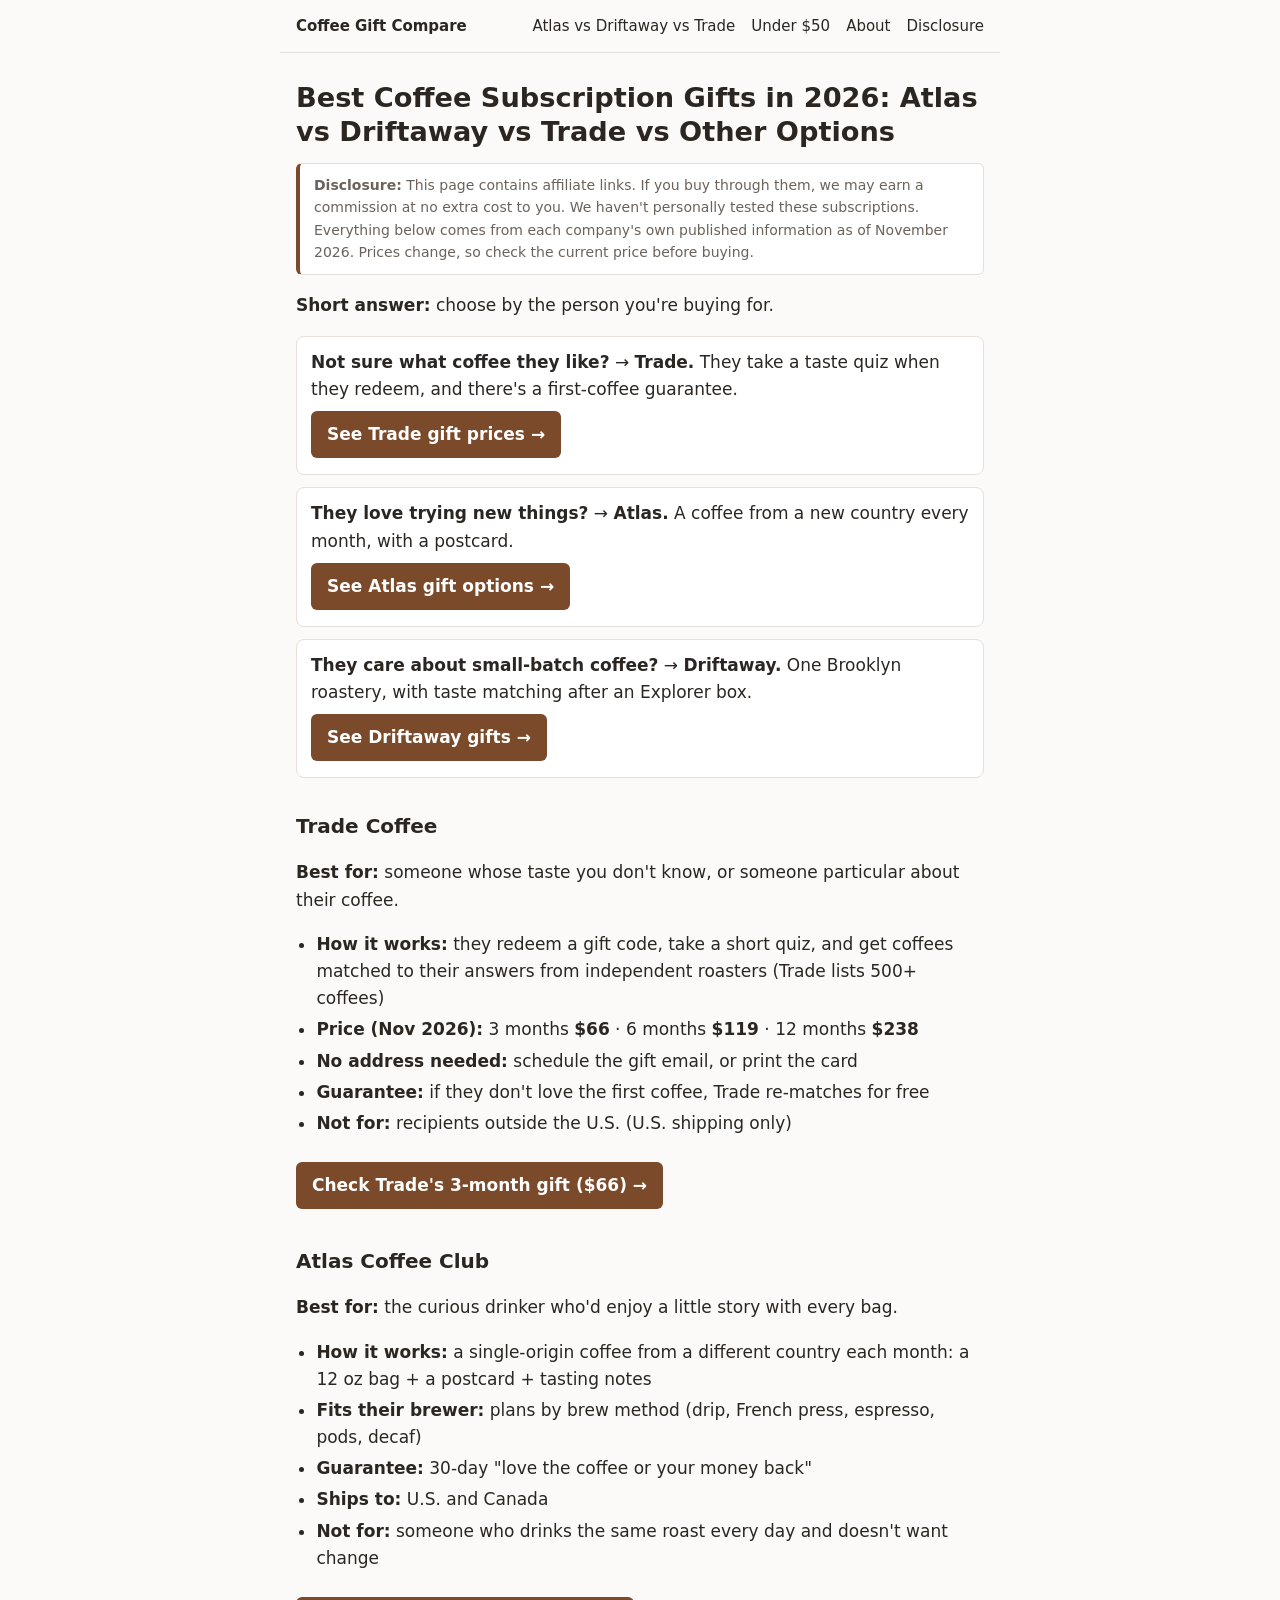
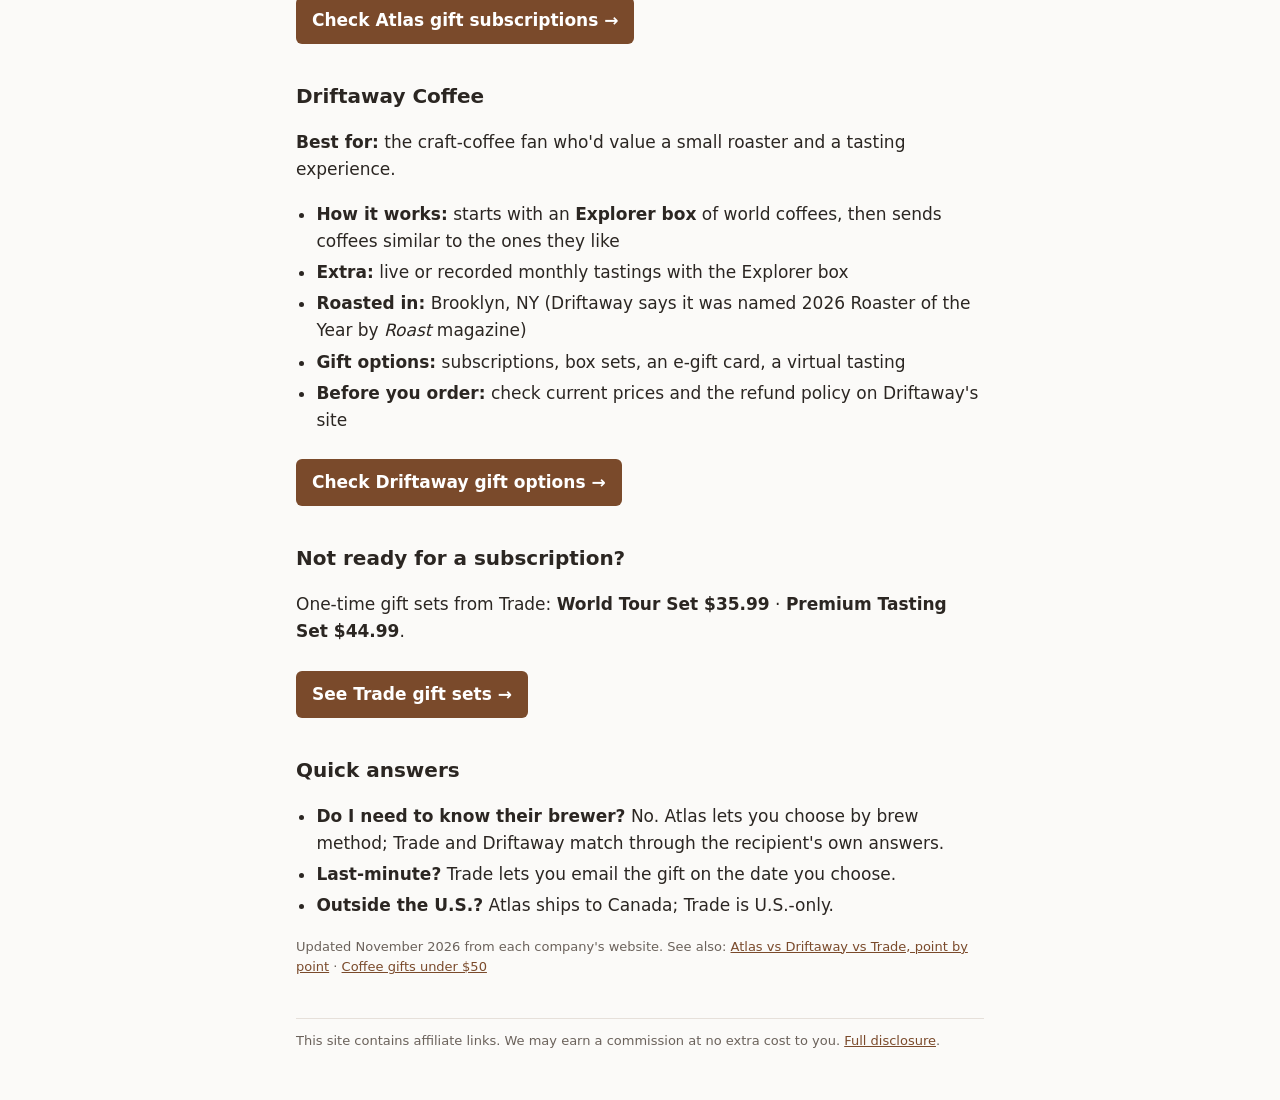
<file: index.html>
<!doctype html>
<html lang="en">
<head>
<meta name="p:domain_verify" content="827534df88ac94d4e2d848e4b8fe9f27"/>
<meta name='impact-site-verification' value='ae4a5ee0-d24f-4000-96fe-561b19036114'>
<meta charset="utf-8">
<meta name="viewport" content="width=device-width, initial-scale=1">
<title>Best Coffee Subscription Gifts in 2026: Atlas vs Driftaway vs Trade</title>
<meta name="description" content="Compare coffee subscription gifts from Atlas Coffee Club, Trade Coffee and Driftaway: how each works, prices, guarantees and shipping, from each company's own information.">
<link rel="stylesheet" href="style.css">
</head>
<body>
<nav><a class="brand" href="index.html">Coffee Gift Compare</a><a href="compare.html">Atlas vs Driftaway vs Trade</a><a href="under-50.html">Under $50</a><a href="about.html">About</a><a href="disclosure.html">Disclosure</a></nav>
<main class="wrap">
<h1>Best Coffee Subscription Gifts in 2026: Atlas vs Driftaway vs Trade vs Other Options</h1>
<p class="disclosure"><strong>Disclosure:</strong> This page contains affiliate links. If you buy through them, we may earn a commission at no extra cost to you. We haven't personally tested these subscriptions. Everything below comes from each company's own published information as of November 2026. Prices change, so check the current price before buying.</p>

<p><strong>Short answer:</strong> choose by the person you're buying for.</p>
<div class="pick"><strong>Not sure what coffee they like?</strong> → <strong>Trade.</strong> They take a taste quiz when they redeem, and there's a first-coffee guarantee.<br><a class="cta" id="P03-a1-pick" href="https://www.drinktrade.com/gift" rel="sponsored noopener" target="_blank">See Trade gift prices →</a></div>
<div class="pick"><strong>They love trying new things?</strong> → <strong>Atlas.</strong> A coffee from a new country every month, with a postcard.<br><a class="cta" id="P02-a1-pick" href="https://atlascoffeeclub.com/products/coffee-gift-subscriptions" rel="sponsored noopener" target="_blank">See Atlas gift options →</a></div>
<div class="pick"><strong>They care about small-batch coffee?</strong> → <strong>Driftaway.</strong> One Brooklyn roastery, with taste matching after an Explorer box.<br><a class="cta" id="P01-a1-pick" href="https://store.driftaway.coffee/collections/coffee-gifts" rel="sponsored noopener" target="_blank">See Driftaway gifts →</a></div>

<h2>Trade Coffee</h2>
<p><strong>Best for:</strong> someone whose taste you don't know, or someone particular about their coffee.</p>
<ul>
<li><strong>How it works:</strong> they redeem a gift code, take a short quiz, and get coffees matched to their answers from independent roasters (Trade lists 500+ coffees)</li>
<li><strong>Price (Nov 2026):</strong> 3 months <strong>$66</strong> · 6 months <strong>$119</strong> · 12 months <strong>$238</strong></li>
<li><strong>No address needed:</strong> schedule the gift email, or print the card</li>
<li><strong>Guarantee:</strong> if they don't love the first coffee, Trade re-matches for free</li>
<li><strong>Not for:</strong> recipients outside the U.S. (U.S. shipping only)</li>
</ul>
<a class="cta" id="P03-a1-cta" href="https://www.drinktrade.com/gift" rel="sponsored noopener" target="_blank">Check Trade's 3-month gift ($66) →</a>

<h2>Atlas Coffee Club</h2>
<p><strong>Best for:</strong> the curious drinker who'd enjoy a little story with every bag.</p>
<ul>
<li><strong>How it works:</strong> a single-origin coffee from a different country each month: a 12 oz bag + a postcard + tasting notes</li>
<li><strong>Fits their brewer:</strong> plans by brew method (drip, French press, espresso, pods, decaf)</li>
<li><strong>Guarantee:</strong> 30-day "love the coffee or your money back"</li>
<li><strong>Ships to:</strong> U.S. and Canada</li>
<li><strong>Not for:</strong> someone who drinks the same roast every day and doesn't want change</li>
</ul>
<a class="cta" id="P02-a1-cta" href="https://atlascoffeeclub.com/products/coffee-gift-subscriptions" rel="sponsored noopener" target="_blank">Check Atlas gift subscriptions →</a>

<h2>Driftaway Coffee</h2>
<p><strong>Best for:</strong> the craft-coffee fan who'd value a small roaster and a tasting experience.</p>
<ul>
<li><strong>How it works:</strong> starts with an <strong>Explorer box</strong> of world coffees, then sends coffees similar to the ones they like</li>
<li><strong>Extra:</strong> live or recorded monthly tastings with the Explorer box</li>
<li><strong>Roasted in:</strong> Brooklyn, NY (Driftaway says it was named 2026 Roaster of the Year by <em>Roast</em> magazine)</li>
<li><strong>Gift options:</strong> subscriptions, box sets, an e-gift card, a virtual tasting</li>
<li><strong>Before you order:</strong> check current prices and the refund policy on Driftaway's site</li>
</ul>
<a class="cta" id="P01-a1-cta" href="https://store.driftaway.coffee/collections/coffee-gifts" rel="sponsored noopener" target="_blank">Check Driftaway gift options →</a>

<h2>Not ready for a subscription?</h2>
<p>One-time gift sets from Trade: <strong>World Tour Set $35.99</strong> · <strong>Premium Tasting Set $44.99</strong>.</p>
<a class="cta" id="P03-a1-sets" href="https://www.drinktrade.com/gift" rel="sponsored noopener" target="_blank">See Trade gift sets →</a>

<h2>Quick answers</h2>
<ul>
<li><strong>Do I need to know their brewer?</strong> No. Atlas lets you choose by brew method; Trade and Driftaway match through the recipient's own answers.</li>
<li><strong>Last-minute?</strong> Trade lets you email the gift on the date you choose.</li>
<li><strong>Outside the U.S.?</strong> Atlas ships to Canada; Trade is U.S.-only.</li>
</ul>
<p class="updated">Updated November 2026 from each company's website. See also: <a href="compare.html">Atlas vs Driftaway vs Trade, point by point</a> · <a href="under-50.html">Coffee gifts under $50</a></p>
<footer>This site contains affiliate links. We may earn a commission at no extra cost to you. <a href="disclosure.html">Full disclosure</a>.</footer>
</main>
<script src="track.js" defer></script>
</body>
</html>
</file>
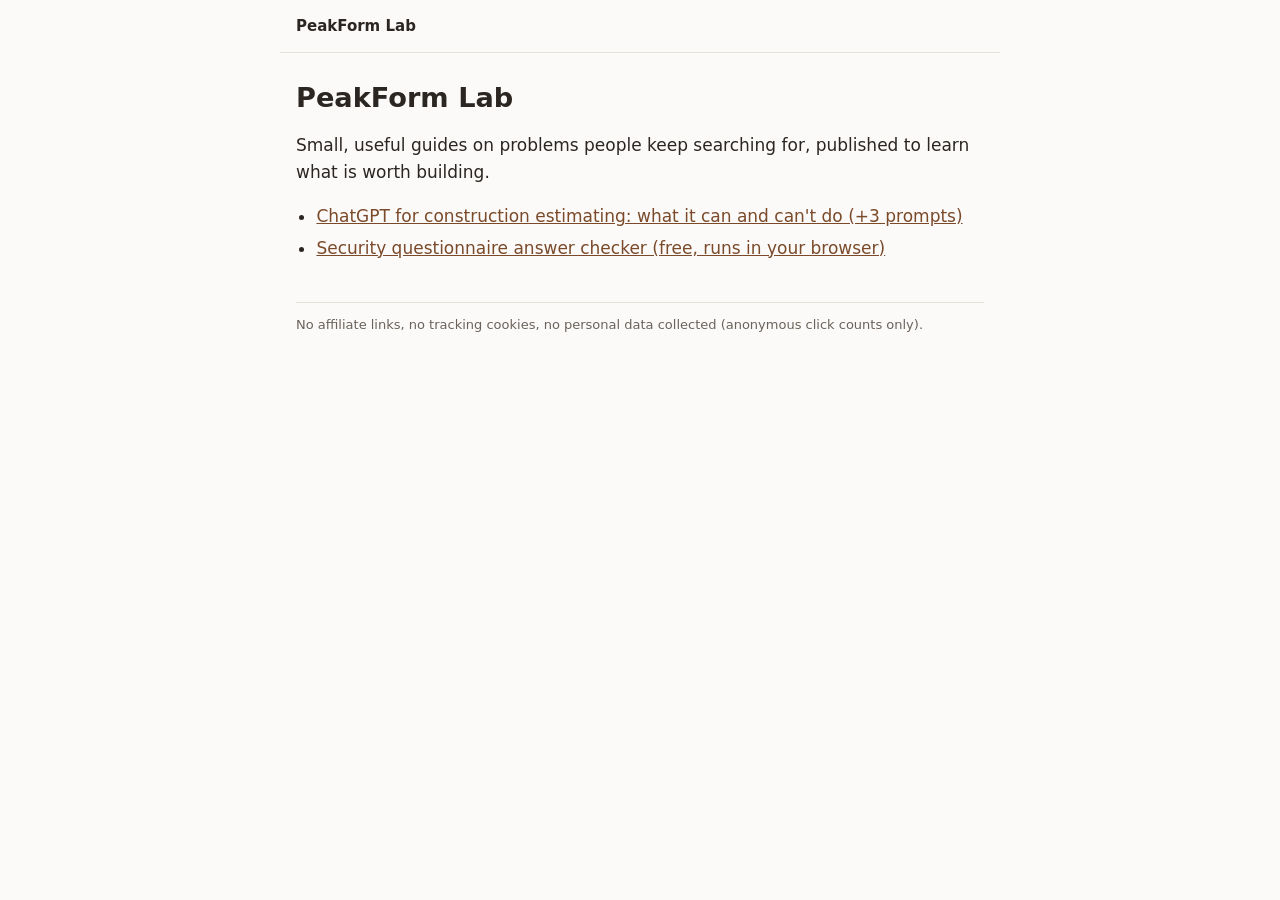
<file: lab/index.html>
<!doctype html>
<html lang="en">
<head>
<meta charset="utf-8">
<meta name="viewport" content="width=device-width, initial-scale=1">
<title>PeakForm Lab: Small, Honest Experiments</title>
<meta name="description" content="PeakForm Lab publishes small, useful guides and tests whether people want more. Current: ChatGPT for construction estimating.">
<link rel="stylesheet" href="style.css">
</head>
<body>
<nav><span class="brand" style="font-weight:700">PeakForm Lab</span></nav>
<main class="wrap">
<h1>PeakForm Lab</h1>
<p>Small, useful guides on problems people keep searching for, published to learn what is worth building.</p>
<ul><li><a id="lab-to-c7" href="chatgpt-for-construction-estimating.html">ChatGPT for construction estimating: what it can and can't do (+3 prompts)</a></li><li><a id="lab-to-v1" href="security-questionnaire-answer-checker.html">Security questionnaire answer checker (free, runs in your browser)</a></li></ul>
<footer>No affiliate links, no tracking cookies, no personal data collected (anonymous click counts only).</footer>
</main>
<script src="track.js" defer></script>
</body>
</html>
</file>
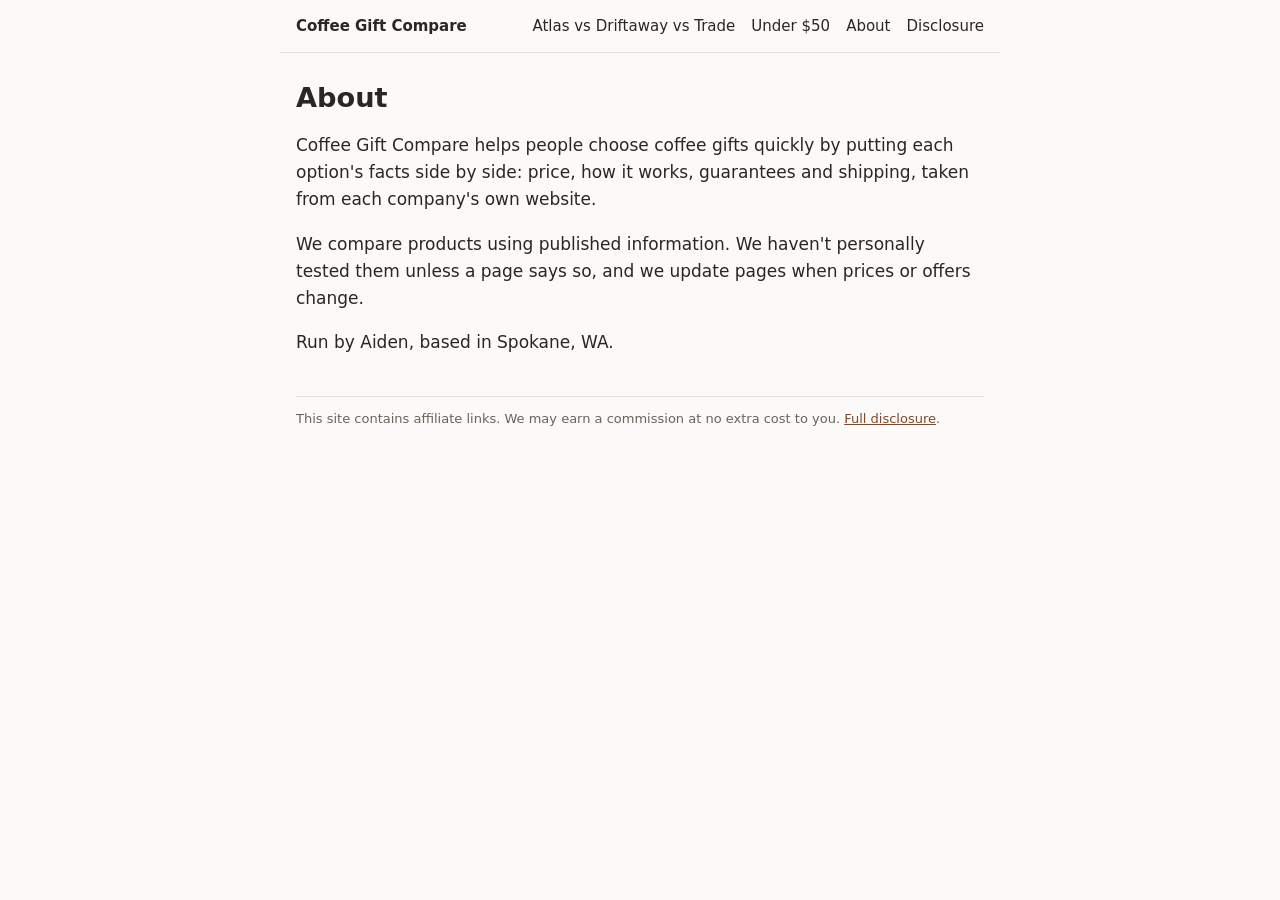
<file: about.html>
<!doctype html>
<html lang="en">
<head>
<meta charset="utf-8">
<meta name="viewport" content="width=device-width, initial-scale=1">
<title>About Coffee Gift Compare</title>
<link rel="stylesheet" href="style.css">
</head>
<body>
<nav><a class="brand" href="index.html">Coffee Gift Compare</a><a href="compare.html">Atlas vs Driftaway vs Trade</a><a href="under-50.html">Under $50</a><a href="about.html">About</a><a href="disclosure.html">Disclosure</a></nav>
<main class="wrap">
<h1>About</h1>
<p>Coffee Gift Compare helps people choose coffee gifts quickly by putting each option's facts side by side: price, how it works, guarantees and shipping, taken from each company's own website.</p>
<p>We compare products using published information. We haven't personally tested them unless a page says so, and we update pages when prices or offers change.</p>
<p>Run by Aiden, based in Spokane, WA.</p>
<footer>This site contains affiliate links. We may earn a commission at no extra cost to you. <a href="disclosure.html">Full disclosure</a>.</footer>
</main>
<script src="track.js" defer></script>
</body>
</html>
</file>
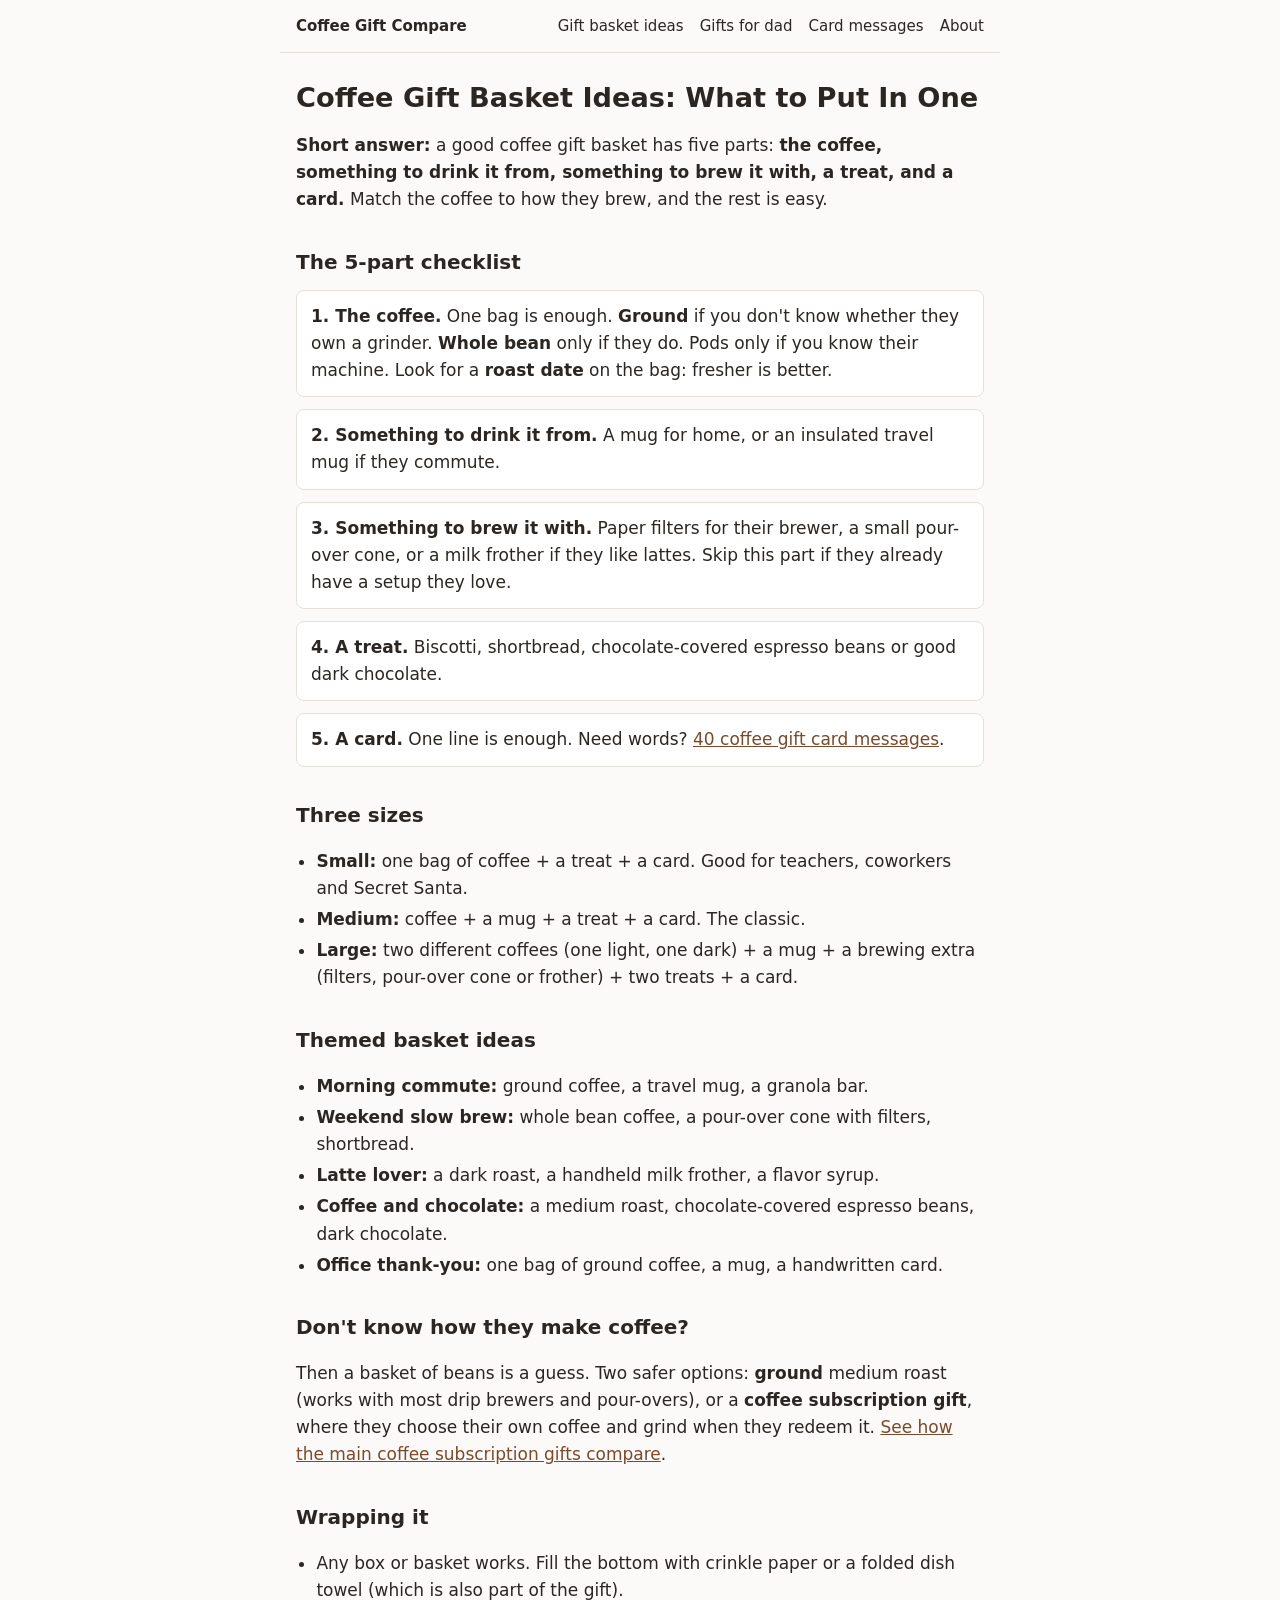
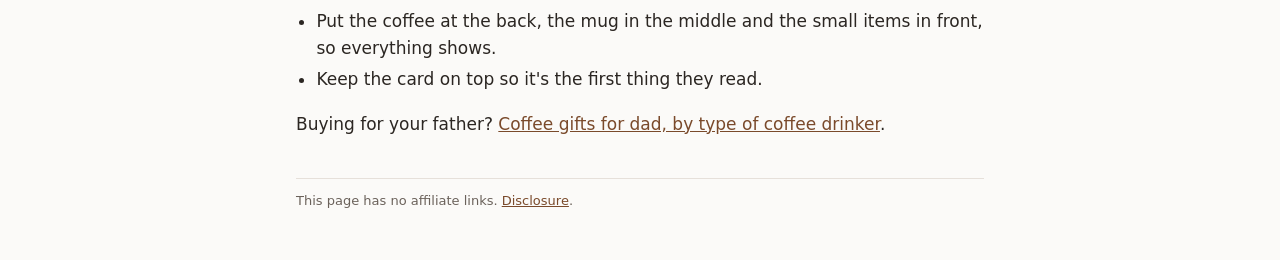
<file: coffee-gift-basket-ideas.html>
<!doctype html>
<html lang="en">
<head>
<meta charset="utf-8">
<meta name="viewport" content="width=device-width, initial-scale=1">
<title>Coffee Gift Basket Ideas: What to Put In One (Checklist + 3 Sizes)</title>
<meta name="description" content="Coffee gift basket ideas: a simple 5-part checklist of what to put in a coffee gift basket, plus small, medium and large versions and what to do if you don't know how they brew.">
<link rel="stylesheet" href="style.css">
</head>
<body>
<nav><a class="brand" href="index.html">Coffee Gift Compare</a><a href="coffee-gift-basket-ideas.html">Gift basket ideas</a><a href="coffee-gifts-for-dad.html">Gifts for dad</a><a href="coffee-gift-card-messages.html">Card messages</a><a href="about.html">About</a></nav>
<main class="wrap">
<h1>Coffee Gift Basket Ideas: What to Put In One</h1>
<p><strong>Short answer:</strong> a good coffee gift basket has five parts: <strong>the coffee, something to drink it from, something to brew it with, a treat, and a card.</strong> Match the coffee to how they brew, and the rest is easy.</p>

<h2>The 5-part checklist</h2>
<div class="pick"><strong>1. The coffee.</strong> One bag is enough. <strong>Ground</strong> if you don't know whether they own a grinder. <strong>Whole bean</strong> only if they do. Pods only if you know their machine. Look for a <strong>roast date</strong> on the bag: fresher is better.</div>
<div class="pick"><strong>2. Something to drink it from.</strong> A mug for home, or an insulated travel mug if they commute.</div>
<div class="pick"><strong>3. Something to brew it with.</strong> Paper filters for their brewer, a small pour-over cone, or a milk frother if they like lattes. Skip this part if they already have a setup they love.</div>
<div class="pick"><strong>4. A treat.</strong> Biscotti, shortbread, chocolate-covered espresso beans or good dark chocolate.</div>
<div class="pick"><strong>5. A card.</strong> One line is enough. Need words? <a id="rt1-basket-to-msg" href="coffee-gift-card-messages.html">40 coffee gift card messages</a>.</div>

<h2>Three sizes</h2>
<ul>
<li><strong>Small:</strong> one bag of coffee + a treat + a card. Good for teachers, coworkers and Secret Santa.</li>
<li><strong>Medium:</strong> coffee + a mug + a treat + a card. The classic.</li>
<li><strong>Large:</strong> two different coffees (one light, one dark) + a mug + a brewing extra (filters, pour-over cone or frother) + two treats + a card.</li>
</ul>

<h2>Themed basket ideas</h2>
<ul>
<li><strong>Morning commute:</strong> ground coffee, a travel mug, a granola bar.</li>
<li><strong>Weekend slow brew:</strong> whole bean coffee, a pour-over cone with filters, shortbread.</li>
<li><strong>Latte lover:</strong> a dark roast, a handheld milk frother, a flavor syrup.</li>
<li><strong>Coffee and chocolate:</strong> a medium roast, chocolate-covered espresso beans, dark chocolate.</li>
<li><strong>Office thank-you:</strong> one bag of ground coffee, a mug, a handwritten card.</li>
</ul>

<h2>Don't know how they make coffee?</h2>
<p>Then a basket of beans is a guess. Two safer options: <strong>ground</strong> medium roast (works with most drip brewers and pour-overs), or a <strong>coffee subscription gift</strong>, where they choose their own coffee and grind when they redeem it. <a id="rt1-basket-to-compare" href="compare.html">See how the main coffee subscription gifts compare</a>.</p>

<h2>Wrapping it</h2>
<ul>
<li>Any box or basket works. Fill the bottom with crinkle paper or a folded dish towel (which is also part of the gift).</li>
<li>Put the coffee at the back, the mug in the middle and the small items in front, so everything shows.</li>
<li>Keep the card on top so it's the first thing they read.</li>
</ul>

<p>Buying for your father? <a id="rt1-basket-to-dad" href="coffee-gifts-for-dad.html">Coffee gifts for dad, by type of coffee drinker</a>.</p>

<footer>This page has no affiliate links. <a href="disclosure.html">Disclosure</a>.</footer>
</main>
<script src="track.js" defer></script>
</body>
</html>
</file>
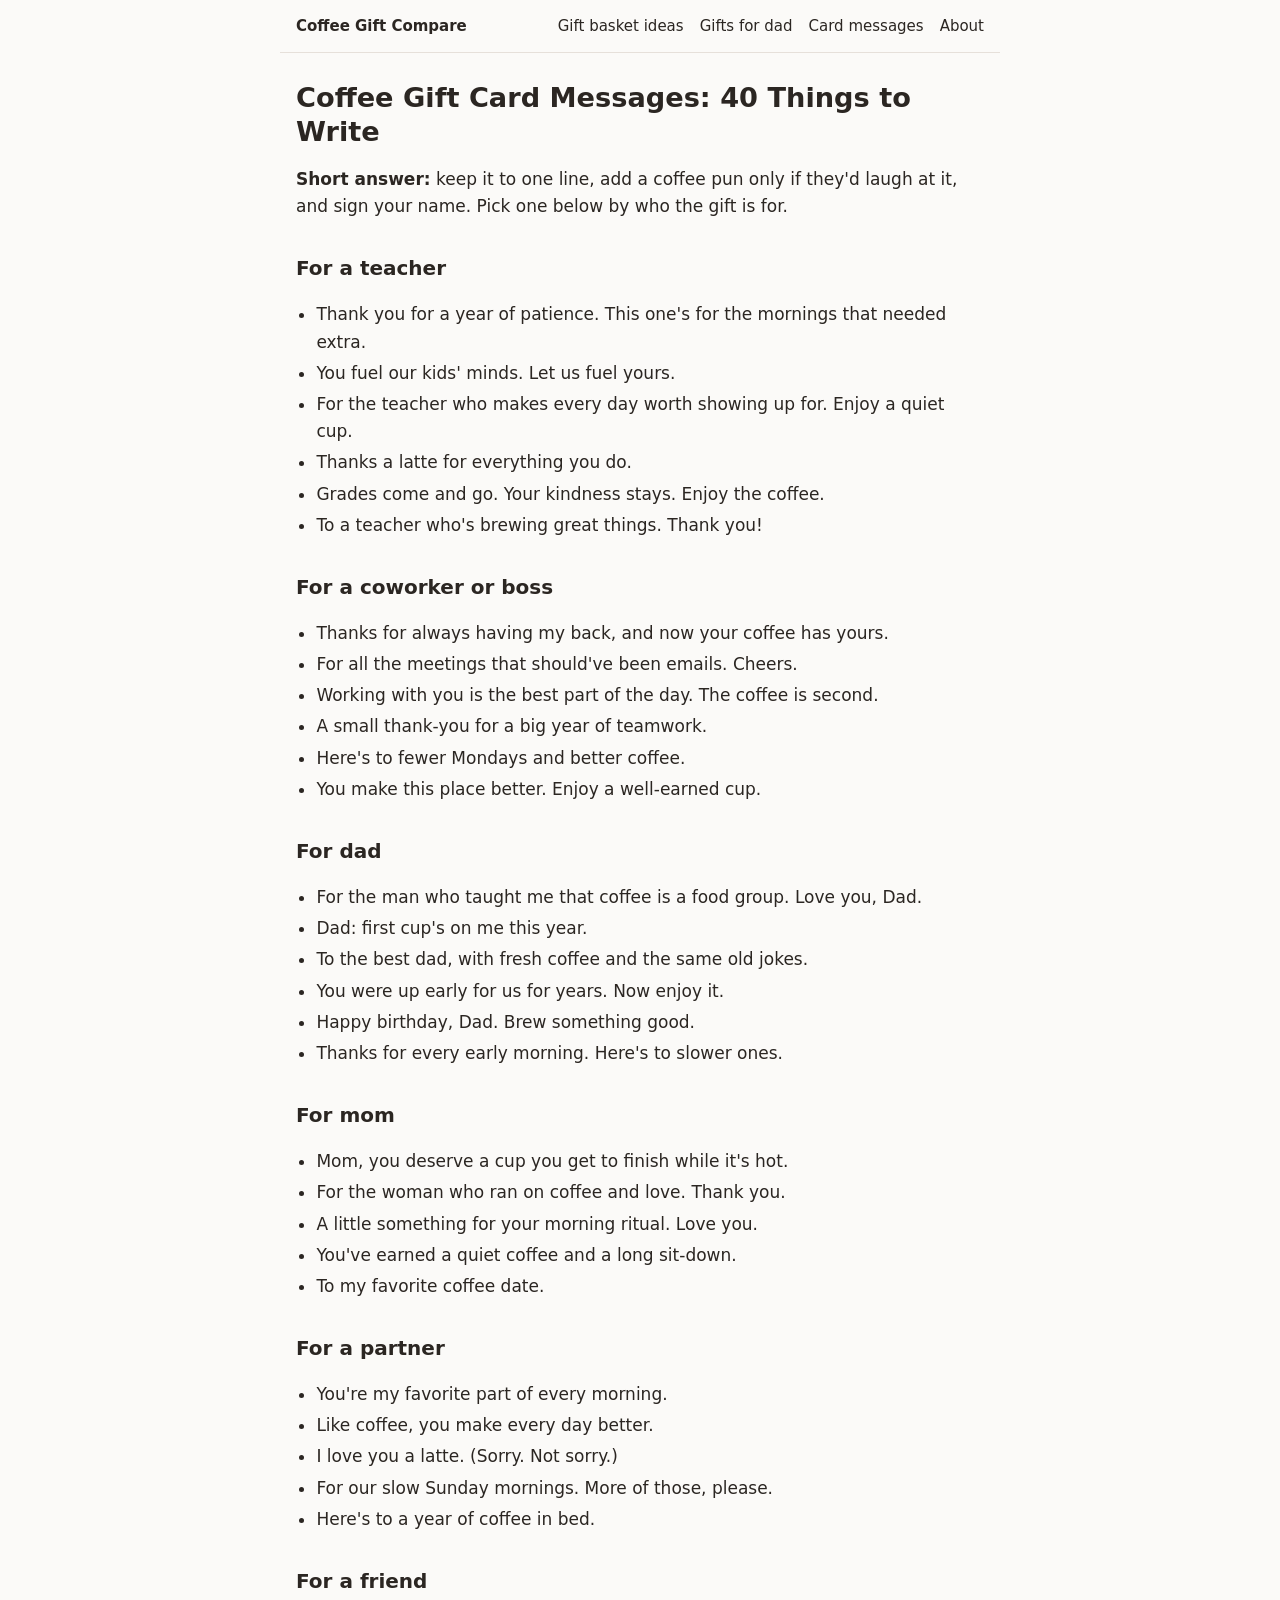
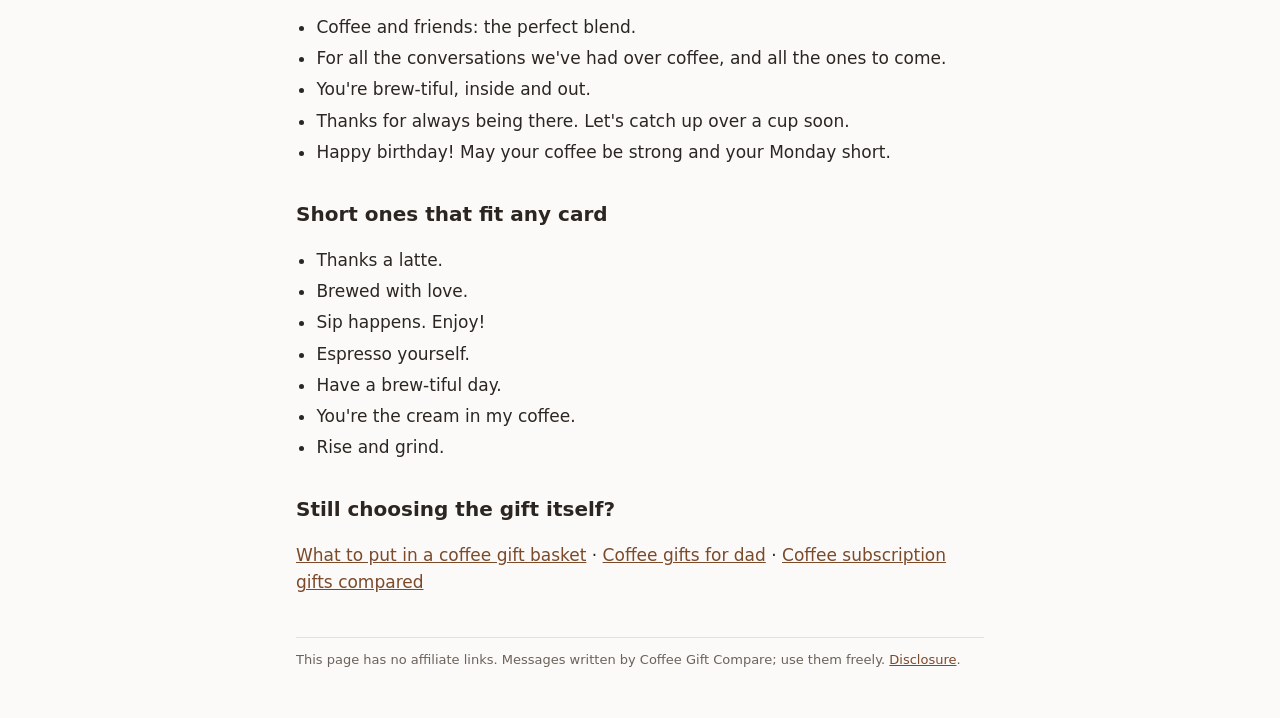
<file: coffee-gift-card-messages.html>
<!doctype html>
<html lang="en">
<head>
<meta charset="utf-8">
<meta name="viewport" content="width=device-width, initial-scale=1">
<title>Coffee Gift Card Messages: 40 Things to Write (Teacher, Coworker, Dad, Friend)</title>
<meta name="description" content="What to write on a card for a coffee gift: 40 short coffee gift card messages, sorted by who it's for: teacher, coworker, boss, dad, mom, partner and friend.">
<link rel="stylesheet" href="style.css">
</head>
<body>
<nav><a class="brand" href="index.html">Coffee Gift Compare</a><a href="coffee-gift-basket-ideas.html">Gift basket ideas</a><a href="coffee-gifts-for-dad.html">Gifts for dad</a><a href="coffee-gift-card-messages.html">Card messages</a><a href="about.html">About</a></nav>
<main class="wrap">
<h1>Coffee Gift Card Messages: 40 Things to Write</h1>
<p><strong>Short answer:</strong> keep it to one line, add a coffee pun only if they'd laugh at it, and sign your name. Pick one below by who the gift is for.</p>

<h2>For a teacher</h2>
<ul>
<li>Thank you for a year of patience. This one's for the mornings that needed extra.</li>
<li>You fuel our kids' minds. Let us fuel yours.</li>
<li>For the teacher who makes every day worth showing up for. Enjoy a quiet cup.</li>
<li>Thanks a latte for everything you do.</li>
<li>Grades come and go. Your kindness stays. Enjoy the coffee.</li>
<li>To a teacher who's brewing great things. Thank you!</li>
</ul>

<h2>For a coworker or boss</h2>
<ul>
<li>Thanks for always having my back, and now your coffee has yours.</li>
<li>For all the meetings that should've been emails. Cheers.</li>
<li>Working with you is the best part of the day. The coffee is second.</li>
<li>A small thank-you for a big year of teamwork.</li>
<li>Here's to fewer Mondays and better coffee.</li>
<li>You make this place better. Enjoy a well-earned cup.</li>
</ul>

<h2>For dad</h2>
<ul>
<li>For the man who taught me that coffee is a food group. Love you, Dad.</li>
<li>Dad: first cup's on me this year.</li>
<li>To the best dad, with fresh coffee and the same old jokes.</li>
<li>You were up early for us for years. Now enjoy it.</li>
<li>Happy birthday, Dad. Brew something good.</li>
<li>Thanks for every early morning. Here's to slower ones.</li>
</ul>

<h2>For mom</h2>
<ul>
<li>Mom, you deserve a cup you get to finish while it's hot.</li>
<li>For the woman who ran on coffee and love. Thank you.</li>
<li>A little something for your morning ritual. Love you.</li>
<li>You've earned a quiet coffee and a long sit-down.</li>
<li>To my favorite coffee date.</li>
</ul>

<h2>For a partner</h2>
<ul>
<li>You're my favorite part of every morning.</li>
<li>Like coffee, you make every day better.</li>
<li>I love you a latte. (Sorry. Not sorry.)</li>
<li>For our slow Sunday mornings. More of those, please.</li>
<li>Here's to a year of coffee in bed.</li>
</ul>

<h2>For a friend</h2>
<ul>
<li>Coffee and friends: the perfect blend.</li>
<li>For all the conversations we've had over coffee, and all the ones to come.</li>
<li>You're brew-tiful, inside and out.</li>
<li>Thanks for always being there. Let's catch up over a cup soon.</li>
<li>Happy birthday! May your coffee be strong and your Monday short.</li>
</ul>

<h2>Short ones that fit any card</h2>
<ul>
<li>Thanks a latte.</li>
<li>Brewed with love.</li>
<li>Sip happens. Enjoy!</li>
<li>Espresso yourself.</li>
<li>Have a brew-tiful day.</li>
<li>You're the cream in my coffee.</li>
<li>Rise and grind.</li>
</ul>

<h2>Still choosing the gift itself?</h2>
<p><a id="rt1-msg-to-basket" href="coffee-gift-basket-ideas.html">What to put in a coffee gift basket</a> · <a id="rt1-msg-to-dad" href="coffee-gifts-for-dad.html">Coffee gifts for dad</a> · <a id="rt1-msg-to-compare" href="compare.html">Coffee subscription gifts compared</a></p>

<footer>This page has no affiliate links. Messages written by Coffee Gift Compare; use them freely. <a href="disclosure.html">Disclosure</a>.</footer>
</main>
<script src="track.js" defer></script>
</body>
</html>
</file>
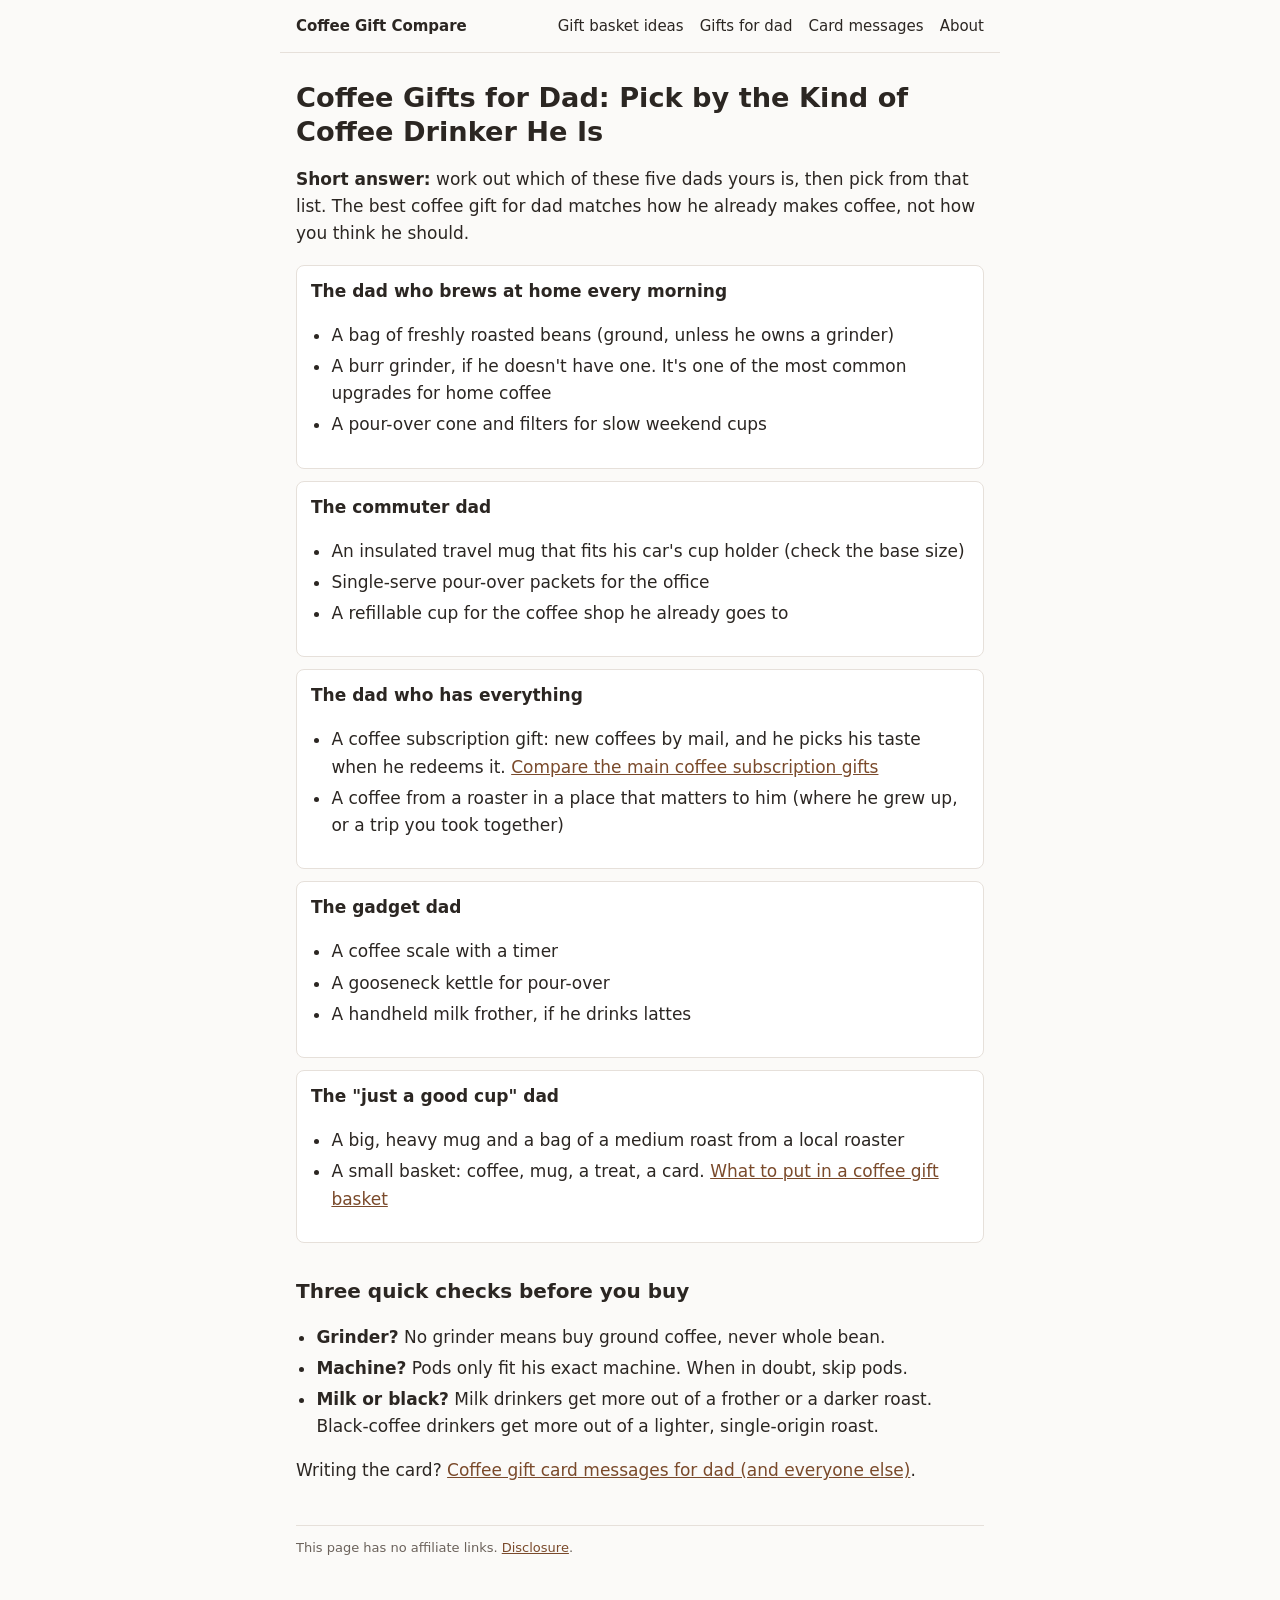
<file: coffee-gifts-for-dad.html>
<!doctype html>
<html lang="en">
<head>
<meta charset="utf-8">
<meta name="viewport" content="width=device-width, initial-scale=1">
<title>Coffee Gifts for Dad: Ideas by the Kind of Coffee Drinker He Is</title>
<meta name="description" content="Coffee gifts for dad, picked by how he actually drinks coffee: the home brewer, the commuter, the dad who has everything, the gadget lover and the dad who just wants a good cup.">
<link rel="stylesheet" href="style.css">
</head>
<body>
<nav><a class="brand" href="index.html">Coffee Gift Compare</a><a href="coffee-gift-basket-ideas.html">Gift basket ideas</a><a href="coffee-gifts-for-dad.html">Gifts for dad</a><a href="coffee-gift-card-messages.html">Card messages</a><a href="about.html">About</a></nav>
<main class="wrap">
<h1>Coffee Gifts for Dad: Pick by the Kind of Coffee Drinker He Is</h1>
<p><strong>Short answer:</strong> work out which of these five dads yours is, then pick from that list. The best coffee gift for dad matches how he already makes coffee, not how you think he should.</p>

<div class="pick"><strong>The dad who brews at home every morning</strong>
<ul><li>A bag of freshly roasted beans (ground, unless he owns a grinder)</li><li>A burr grinder, if he doesn't have one. It's one of the most common upgrades for home coffee</li><li>A pour-over cone and filters for slow weekend cups</li></ul></div>

<div class="pick"><strong>The commuter dad</strong>
<ul><li>An insulated travel mug that fits his car's cup holder (check the base size)</li><li>Single-serve pour-over packets for the office</li><li>A refillable cup for the coffee shop he already goes to</li></ul></div>

<div class="pick"><strong>The dad who has everything</strong>
<ul><li>A coffee subscription gift: new coffees by mail, and he picks his taste when he redeems it. <a id="rt1-dad-to-compare" href="compare.html">Compare the main coffee subscription gifts</a></li><li>A coffee from a roaster in a place that matters to him (where he grew up, or a trip you took together)</li></ul></div>

<div class="pick"><strong>The gadget dad</strong>
<ul><li>A coffee scale with a timer</li><li>A gooseneck kettle for pour-over</li><li>A handheld milk frother, if he drinks lattes</li></ul></div>

<div class="pick"><strong>The "just a good cup" dad</strong>
<ul><li>A big, heavy mug and a bag of a medium roast from a local roaster</li><li>A small basket: coffee, mug, a treat, a card. <a id="rt1-dad-to-basket" href="coffee-gift-basket-ideas.html">What to put in a coffee gift basket</a></li></ul></div>

<h2>Three quick checks before you buy</h2>
<ul>
<li><strong>Grinder?</strong> No grinder means buy ground coffee, never whole bean.</li>
<li><strong>Machine?</strong> Pods only fit his exact machine. When in doubt, skip pods.</li>
<li><strong>Milk or black?</strong> Milk drinkers get more out of a frother or a darker roast. Black-coffee drinkers get more out of a lighter, single-origin roast.</li>
</ul>

<p>Writing the card? <a id="rt1-dad-to-msg" href="coffee-gift-card-messages.html">Coffee gift card messages for dad (and everyone else)</a>.</p>

<footer>This page has no affiliate links. <a href="disclosure.html">Disclosure</a>.</footer>
</main>
<script src="track.js" defer></script>
</body>
</html>
</file>
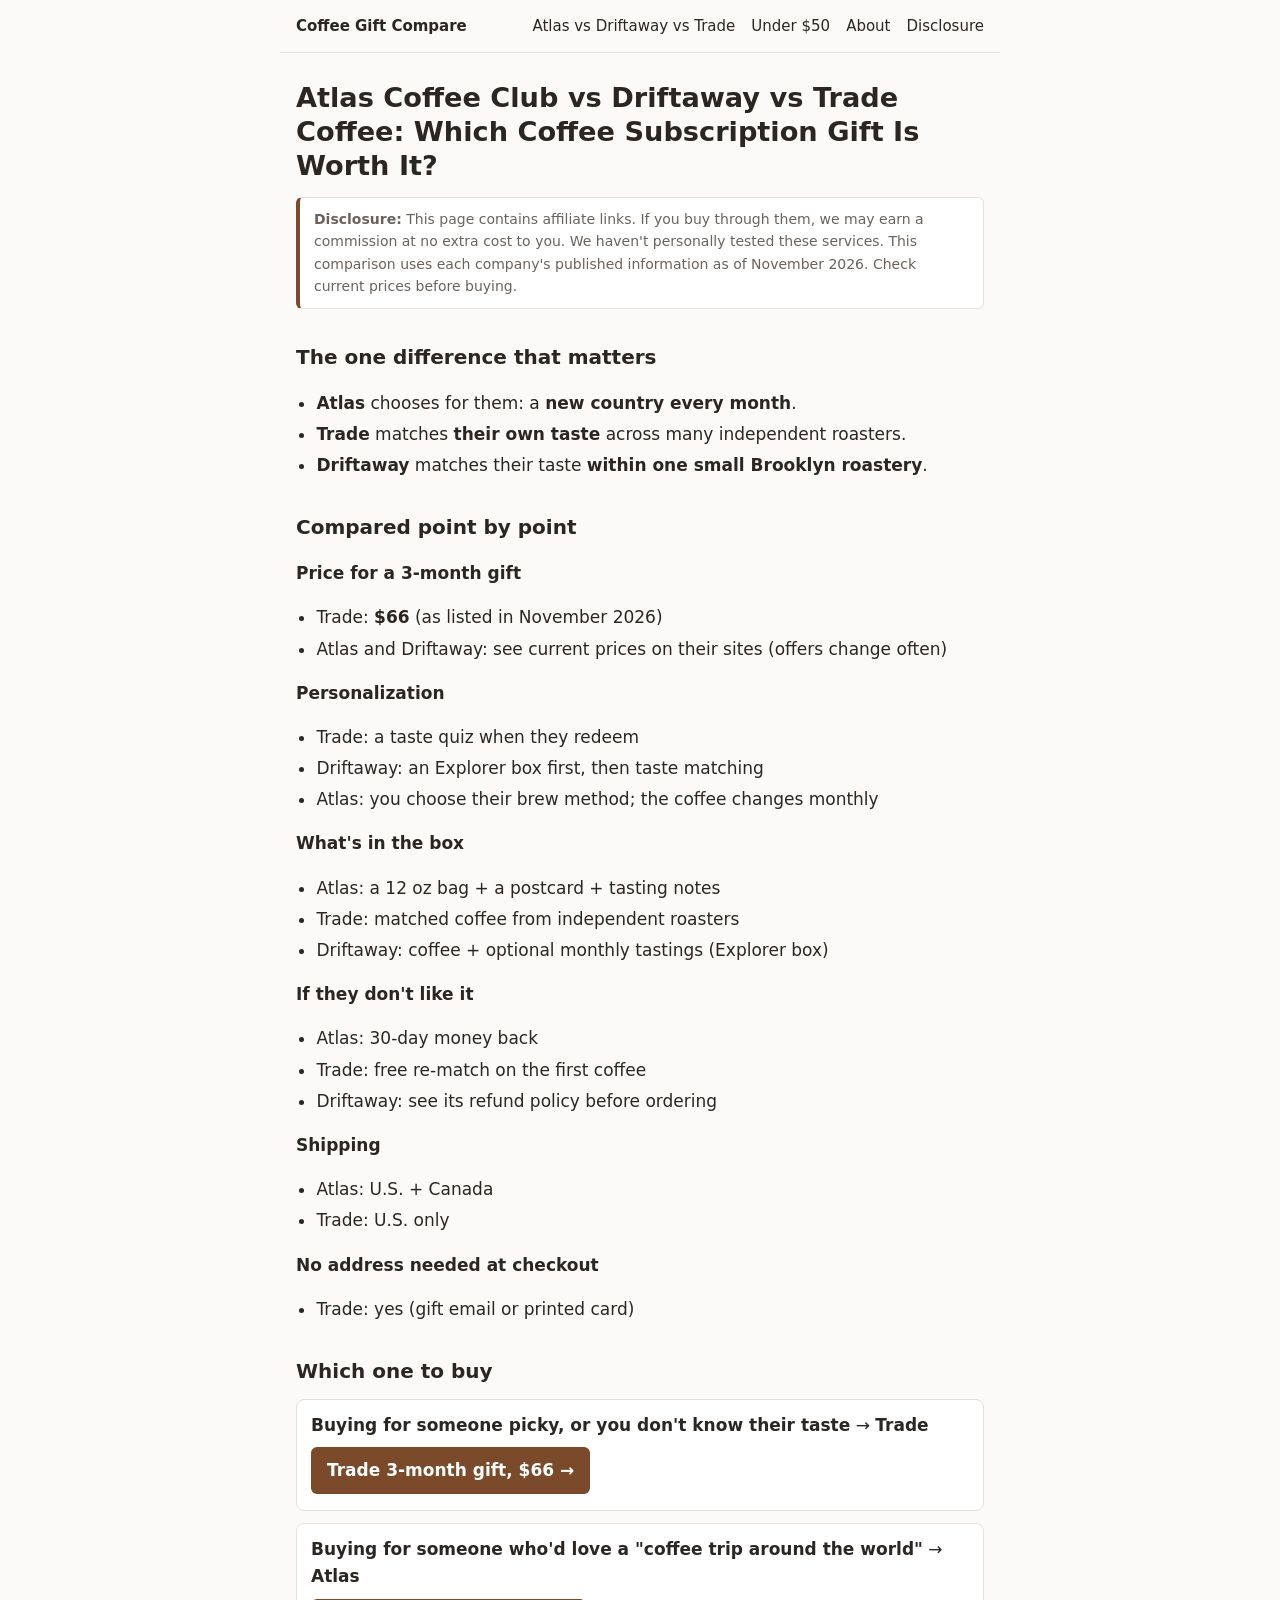
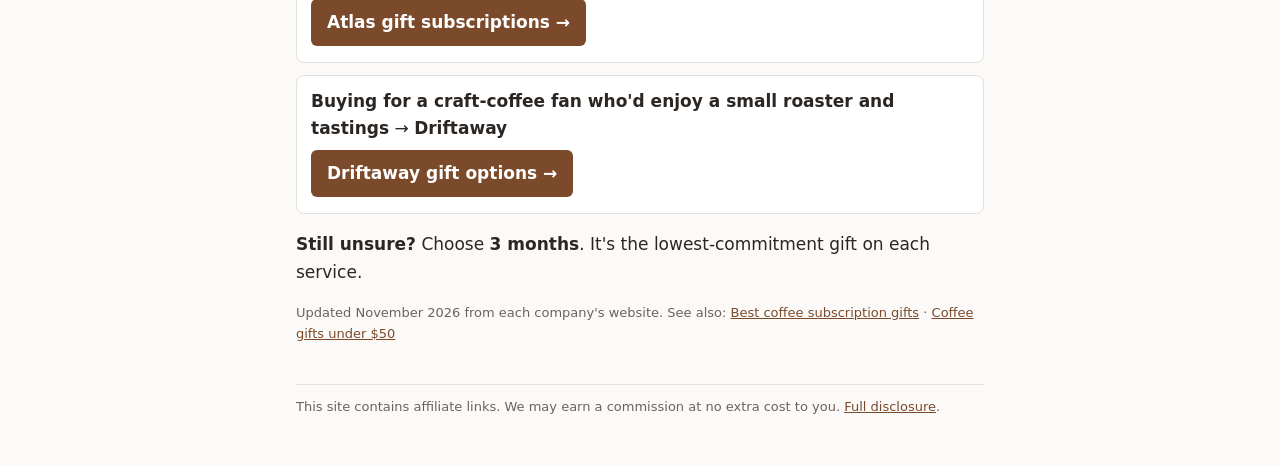
<file: compare.html>
<!doctype html>
<html lang="en">
<head>
<meta charset="utf-8">
<meta name="viewport" content="width=device-width, initial-scale=1">
<title>Atlas Coffee Club vs Driftaway vs Trade Coffee: Which Subscription Gift Is Worth It?</title>
<meta name="description" content="Atlas vs Driftaway vs Trade compared point by point: personalization, what's in the box, guarantees, shipping and price, from each company's own information.">
<link rel="stylesheet" href="style.css">
</head>
<body>
<nav><a class="brand" href="index.html">Coffee Gift Compare</a><a href="compare.html">Atlas vs Driftaway vs Trade</a><a href="under-50.html">Under $50</a><a href="about.html">About</a><a href="disclosure.html">Disclosure</a></nav>
<main class="wrap">
<h1>Atlas Coffee Club vs Driftaway vs Trade Coffee: Which Coffee Subscription Gift Is Worth It?</h1>
<p class="disclosure"><strong>Disclosure:</strong> This page contains affiliate links. If you buy through them, we may earn a commission at no extra cost to you. We haven't personally tested these services. This comparison uses each company's published information as of November 2026. Check current prices before buying.</p>

<h2>The one difference that matters</h2>
<ul>
<li><strong>Atlas</strong> chooses for them: a <strong>new country every month</strong>.</li>
<li><strong>Trade</strong> matches <strong>their own taste</strong> across many independent roasters.</li>
<li><strong>Driftaway</strong> matches their taste <strong>within one small Brooklyn roastery</strong>.</li>
</ul>

<h2>Compared point by point</h2>
<p><strong>Price for a 3-month gift</strong></p>
<ul><li>Trade: <strong>$66</strong> (as listed in November 2026)</li><li>Atlas and Driftaway: see current prices on their sites (offers change often)</li></ul>
<p><strong>Personalization</strong></p>
<ul><li>Trade: a taste quiz when they redeem</li><li>Driftaway: an Explorer box first, then taste matching</li><li>Atlas: you choose their brew method; the coffee changes monthly</li></ul>
<p><strong>What's in the box</strong></p>
<ul><li>Atlas: a 12 oz bag + a postcard + tasting notes</li><li>Trade: matched coffee from independent roasters</li><li>Driftaway: coffee + optional monthly tastings (Explorer box)</li></ul>
<p><strong>If they don't like it</strong></p>
<ul><li>Atlas: 30-day money back</li><li>Trade: free re-match on the first coffee</li><li>Driftaway: see its refund policy before ordering</li></ul>
<p><strong>Shipping</strong></p>
<ul><li>Atlas: U.S. + Canada</li><li>Trade: U.S. only</li></ul>
<p><strong>No address needed at checkout</strong></p>
<ul><li>Trade: yes (gift email or printed card)</li></ul>

<h2>Which one to buy</h2>
<div class="pick"><strong>Buying for someone picky, or you don't know their taste</strong> → <strong>Trade</strong><br><a class="cta" id="P03-a2-trade" href="https://www.drinktrade.com/gift" rel="sponsored noopener" target="_blank">Trade 3-month gift, $66 →</a></div>
<div class="pick"><strong>Buying for someone who'd love a "coffee trip around the world"</strong> → <strong>Atlas</strong><br><a class="cta" id="P02-a2-atlas" href="https://atlascoffeeclub.com/products/coffee-gift-subscriptions" rel="sponsored noopener" target="_blank">Atlas gift subscriptions →</a></div>
<div class="pick"><strong>Buying for a craft-coffee fan who'd enjoy a small roaster and tastings</strong> → <strong>Driftaway</strong><br><a class="cta" id="P01-a2-driftaway" href="https://store.driftaway.coffee/collections/coffee-gifts" rel="sponsored noopener" target="_blank">Driftaway gift options →</a></div>
<p><strong>Still unsure?</strong> Choose <strong>3 months</strong>. It's the lowest-commitment gift on each service.</p>
<p class="updated">Updated November 2026 from each company's website. See also: <a href="index.html">Best coffee subscription gifts</a> · <a href="under-50.html">Coffee gifts under $50</a></p>
<footer>This site contains affiliate links. We may earn a commission at no extra cost to you. <a href="disclosure.html">Full disclosure</a>.</footer>
</main>
<script src="track.js" defer></script>
</body>
</html>
</file>
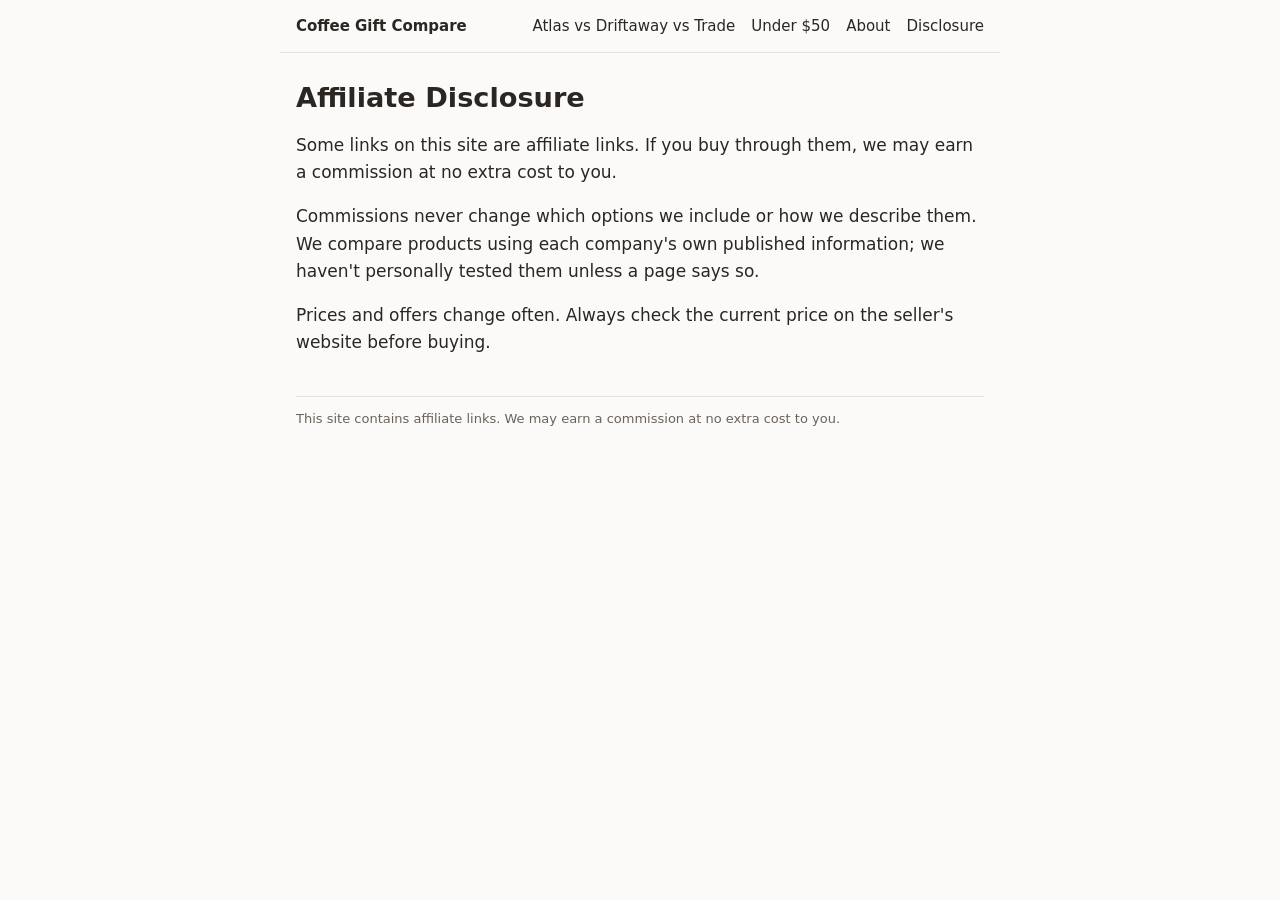
<file: disclosure.html>
<!doctype html>
<html lang="en">
<head>
<meta charset="utf-8">
<meta name="viewport" content="width=device-width, initial-scale=1">
<title>Affiliate Disclosure | Coffee Gift Compare</title>
<link rel="stylesheet" href="style.css">
</head>
<body>
<nav><a class="brand" href="index.html">Coffee Gift Compare</a><a href="compare.html">Atlas vs Driftaway vs Trade</a><a href="under-50.html">Under $50</a><a href="about.html">About</a><a href="disclosure.html">Disclosure</a></nav>
<main class="wrap">
<h1>Affiliate Disclosure</h1>
<p>Some links on this site are affiliate links. If you buy through them, we may earn a commission at no extra cost to you.</p>
<p>Commissions never change which options we include or how we describe them. We compare products using each company's own published information; we haven't personally tested them unless a page says so.</p>
<p>Prices and offers change often. Always check the current price on the seller's website before buying.</p>
<footer>This site contains affiliate links. We may earn a commission at no extra cost to you.</footer>
</main>
<script src="track.js" defer></script>
</body>
</html>
</file>
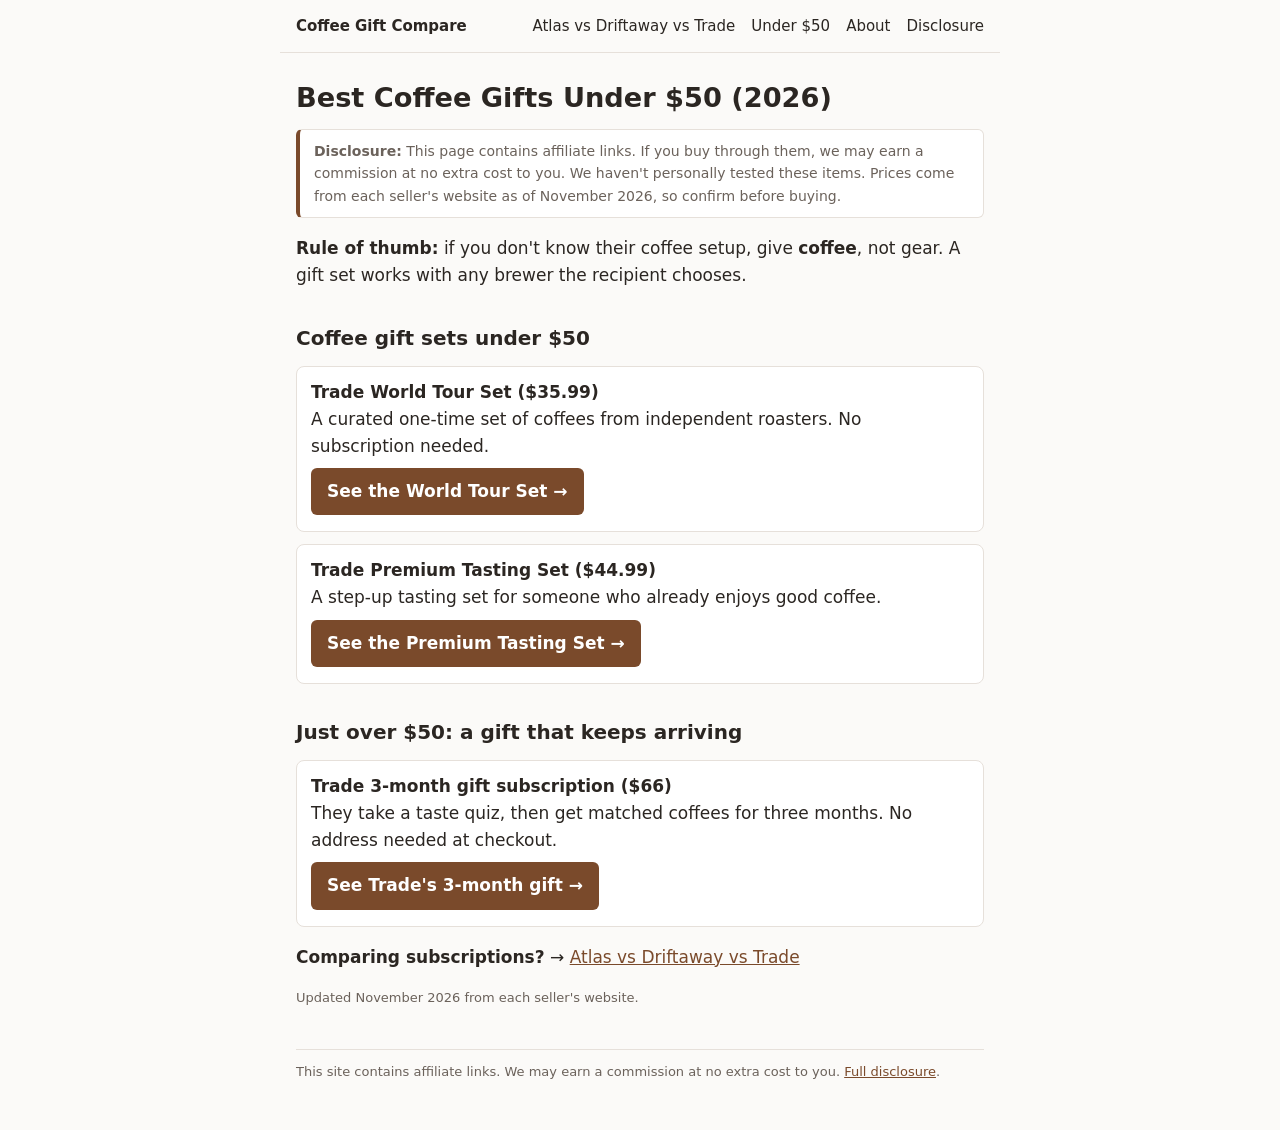
<file: under-50.html>
<!doctype html>
<html lang="en">
<head>
<meta charset="utf-8">
<meta name="viewport" content="width=device-width, initial-scale=1">
<title>Best Coffee Gifts Under $50 (2026)</title>
<meta name="description" content="Coffee gift sets under $50 that work with any brewer, plus a just-over-$50 subscription gift, with prices from each seller's website.">
<link rel="stylesheet" href="style.css">
</head>
<body>
<nav><a class="brand" href="index.html">Coffee Gift Compare</a><a href="compare.html">Atlas vs Driftaway vs Trade</a><a href="under-50.html">Under $50</a><a href="about.html">About</a><a href="disclosure.html">Disclosure</a></nav>
<main class="wrap">
<h1>Best Coffee Gifts Under $50 (2026)</h1>
<p class="disclosure"><strong>Disclosure:</strong> This page contains affiliate links. If you buy through them, we may earn a commission at no extra cost to you. We haven't personally tested these items. Prices come from each seller's website as of November 2026, so confirm before buying.</p>
<p><strong>Rule of thumb:</strong> if you don't know their coffee setup, give <strong>coffee</strong>, not gear. A gift set works with any brewer the recipient chooses.</p>

<h2>Coffee gift sets under $50</h2>
<div class="pick"><strong>Trade World Tour Set ($35.99)</strong><br>A curated one-time set of coffees from independent roasters. No subscription needed.<br><a class="cta" id="P03-a3-worldtour" href="https://www.drinktrade.com/gift" rel="sponsored noopener" target="_blank">See the World Tour Set →</a></div>
<div class="pick"><strong>Trade Premium Tasting Set ($44.99)</strong><br>A step-up tasting set for someone who already enjoys good coffee.<br><a class="cta" id="P03-a3-premium" href="https://www.drinktrade.com/gift" rel="sponsored noopener" target="_blank">See the Premium Tasting Set →</a></div>

<h2>Just over $50: a gift that keeps arriving</h2>
<div class="pick"><strong>Trade 3-month gift subscription ($66)</strong><br>They take a taste quiz, then get matched coffees for three months. No address needed at checkout.<br><a class="cta" id="P03-a3-sub" href="https://www.drinktrade.com/gift" rel="sponsored noopener" target="_blank">See Trade's 3-month gift →</a></div>
<p><strong>Comparing subscriptions?</strong> → <a href="compare.html">Atlas vs Driftaway vs Trade</a></p>
<p class="updated">Updated November 2026 from each seller's website.</p>
<footer>This site contains affiliate links. We may earn a commission at no extra cost to you. <a href="disclosure.html">Full disclosure</a>.</footer>
</main>
<script src="track.js" defer></script>
</body>
</html>
</file>
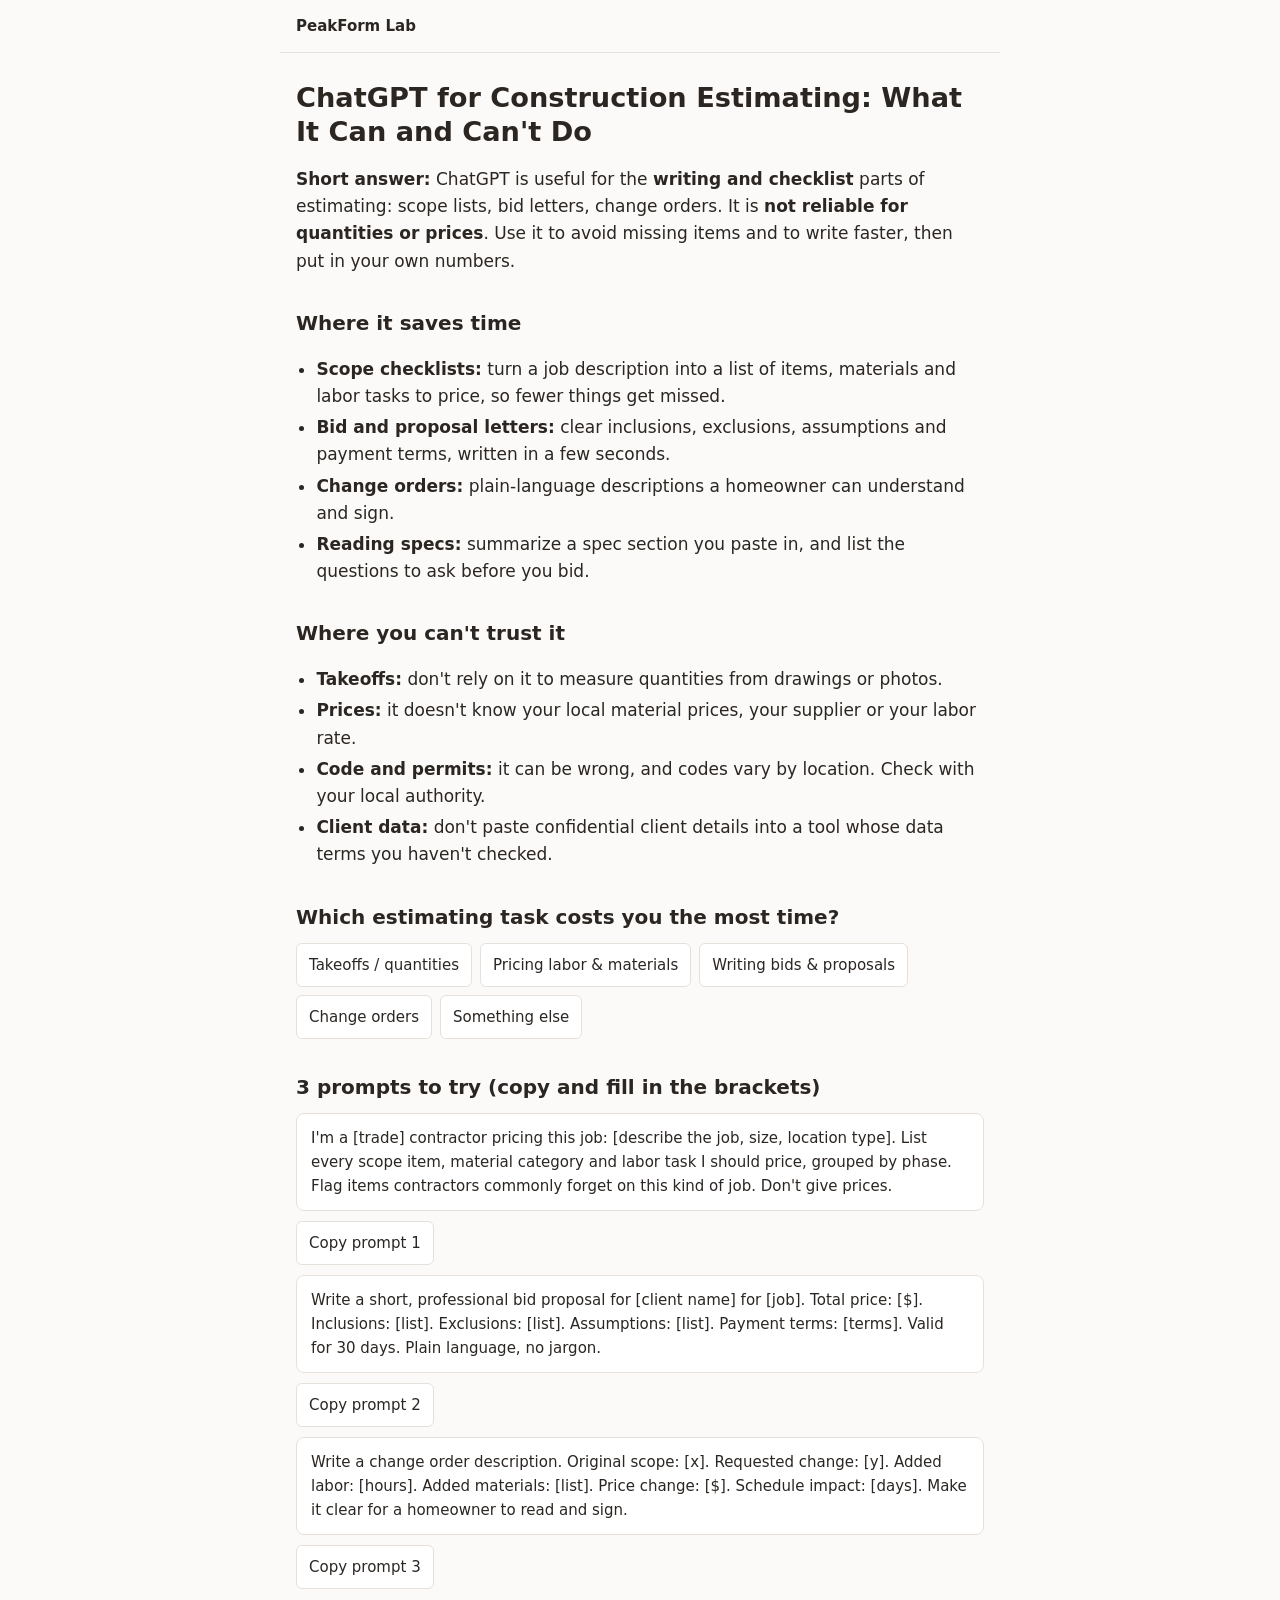
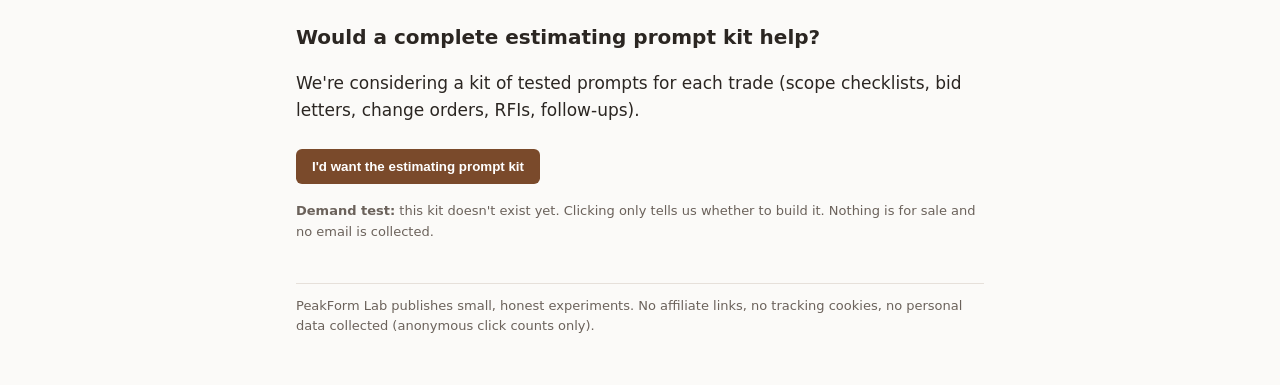
<file: lab/chatgpt-for-construction-estimating.html>
<!doctype html>
<html lang="en">
<head>
<meta charset="utf-8">
<meta name="viewport" content="width=device-width, initial-scale=1">
<title>ChatGPT for Construction Estimating: What It Can and Can't Do (+3 Prompts)</title>
<meta name="description" content="Using ChatGPT for construction estimating: where it saves contractors time (scope checklists, bid letters, change orders), where it can't be trusted (takeoffs, prices), and 3 copy-ready prompts.">
<link rel="stylesheet" href="style.css">
</head>
<body>
<nav><span class="brand" style="font-weight:700">PeakForm Lab</span></nav>
<main class="wrap">
<h1>ChatGPT for Construction Estimating: What It Can and Can't Do</h1>
<p><strong>Short answer:</strong> ChatGPT is useful for the <strong>writing and checklist</strong> parts of estimating: scope lists, bid letters, change orders. It is <strong>not reliable for quantities or prices</strong>. Use it to avoid missing items and to write faster, then put in your own numbers.</p>

<h2>Where it saves time</h2>
<ul>
<li><strong>Scope checklists:</strong> turn a job description into a list of items, materials and labor tasks to price, so fewer things get missed.</li>
<li><strong>Bid and proposal letters:</strong> clear inclusions, exclusions, assumptions and payment terms, written in a few seconds.</li>
<li><strong>Change orders:</strong> plain-language descriptions a homeowner can understand and sign.</li>
<li><strong>Reading specs:</strong> summarize a spec section you paste in, and list the questions to ask before you bid.</li>
</ul>

<h2>Where you can't trust it</h2>
<ul>
<li><strong>Takeoffs:</strong> don't rely on it to measure quantities from drawings or photos.</li>
<li><strong>Prices:</strong> it doesn't know your local material prices, your supplier or your labor rate.</li>
<li><strong>Code and permits:</strong> it can be wrong, and codes vary by location. Check with your local authority.</li>
<li><strong>Client data:</strong> don't paste confidential client details into a tool whose data terms you haven't checked.</li>
</ul>

<h2>Which estimating task costs you the most time?</h2>
<div class="opts" id="aware">
<button class="opt" data-task="takeoffs">Takeoffs / quantities</button>
<button class="opt" data-task="pricing">Pricing labor & materials</button>
<button class="opt" data-task="bids">Writing bids & proposals</button>
<button class="opt" data-task="changeorders">Change orders</button>
<button class="opt" data-task="other">Something else</button>
</div>
<p class="test hidden" id="aware-thanks">Thanks, noted. It helps us decide what's worth building.</p>

<h2>3 prompts to try (copy and fill in the brackets)</h2>
<div class="prompt" id="p1">I'm a [trade] contractor pricing this job: [describe the job, size, location type]. List every scope item, material category and labor task I should price, grouped by phase. Flag items contractors commonly forget on this kind of job. Don't give prices.</div>
<button class="opt" data-copy="1">Copy prompt 1</button>
<div class="prompt" id="p2">Write a short, professional bid proposal for [client name] for [job]. Total price: [$]. Inclusions: [list]. Exclusions: [list]. Assumptions: [list]. Payment terms: [terms]. Valid for 30 days. Plain language, no jargon.</div>
<button class="opt" data-copy="2">Copy prompt 2</button>
<div class="prompt" id="p3">Write a change order description. Original scope: [x]. Requested change: [y]. Added labor: [hours]. Added materials: [list]. Price change: [$]. Schedule impact: [days]. Make it clear for a homeowner to read and sign.</div>
<button class="opt" data-copy="3">Copy prompt 3</button>

<h2>Would a complete estimating prompt kit help?</h2>
<p>We're considering a kit of tested prompts for each trade (scope checklists, bid letters, change orders, RFIs, follow-ups).</p>
<button class="cta" id="kit" style="border:0;cursor:pointer">I'd want the estimating prompt kit</button>
<p class="test"><strong>Demand test:</strong> this kit doesn't exist yet. Clicking only tells us whether to build it. Nothing is for sale and no email is collected.</p>
<div class="hidden" id="price">
<p><strong>Thanks. One more click:</strong> what would a kit like this be worth to you? (No payment. This only helps us decide.)</p>
<div class="opts">
<button class="opt" data-price="0">$0: only if free</button>
<button class="opt" data-price="19">$19</button>
<button class="opt" data-price="49">$49</button>
<button class="opt" data-price="99">$99 or more</button>
</div>
<p class="test hidden" id="price-thanks">Noted. Thank you.</p>
</div>

<footer>PeakForm Lab publishes small, honest experiments. No affiliate links, no tracking cookies, no personal data collected (anonymous click counts only).</footer>
</main>
<script src="track.js"></script>
<script>
(function () {
  function once(key) { try { if (sessionStorage.getItem('e-' + key)) return false; sessionStorage.setItem('e-' + key, '1'); } catch (e) {} return true; }
  function hit(k) { if (window.pfcHit && once(k)) window.pfcHit(k); }
  var P = 'c7-';
  document.querySelectorAll('[data-task]').forEach(function (b) { b.addEventListener('click', function () {
    document.querySelectorAll('[data-task]').forEach(function (x) { x.classList.remove('on'); }); b.classList.add('on');
    hit(P + 'aware-any'); hit(P + 'aware-' + b.getAttribute('data-task')); document.getElementById('aware-thanks').classList.remove('hidden'); }); });
  document.querySelectorAll('[data-copy]').forEach(function (b) { b.addEventListener('click', function () {
    var n = b.getAttribute('data-copy'), t = document.getElementById('p' + n).innerText;
    try { navigator.clipboard.writeText(t); } catch (e) {}
    b.textContent = 'Copied'; hit(P + 'copy-any'); hit(P + 'copy-' + n); }); });
  document.getElementById('kit').addEventListener('click', function () { hit(P + 'kit-interest'); document.getElementById('price').classList.remove('hidden'); });
  document.querySelectorAll('[data-price]').forEach(function (b) { b.addEventListener('click', function () {
    document.querySelectorAll('[data-price]').forEach(function (x) { x.classList.remove('on'); }); b.classList.add('on');
    hit(P + 'price-' + b.getAttribute('data-price')); document.getElementById('price-thanks').classList.remove('hidden'); }); });
})();
</script>
</body>
</html>
</file>
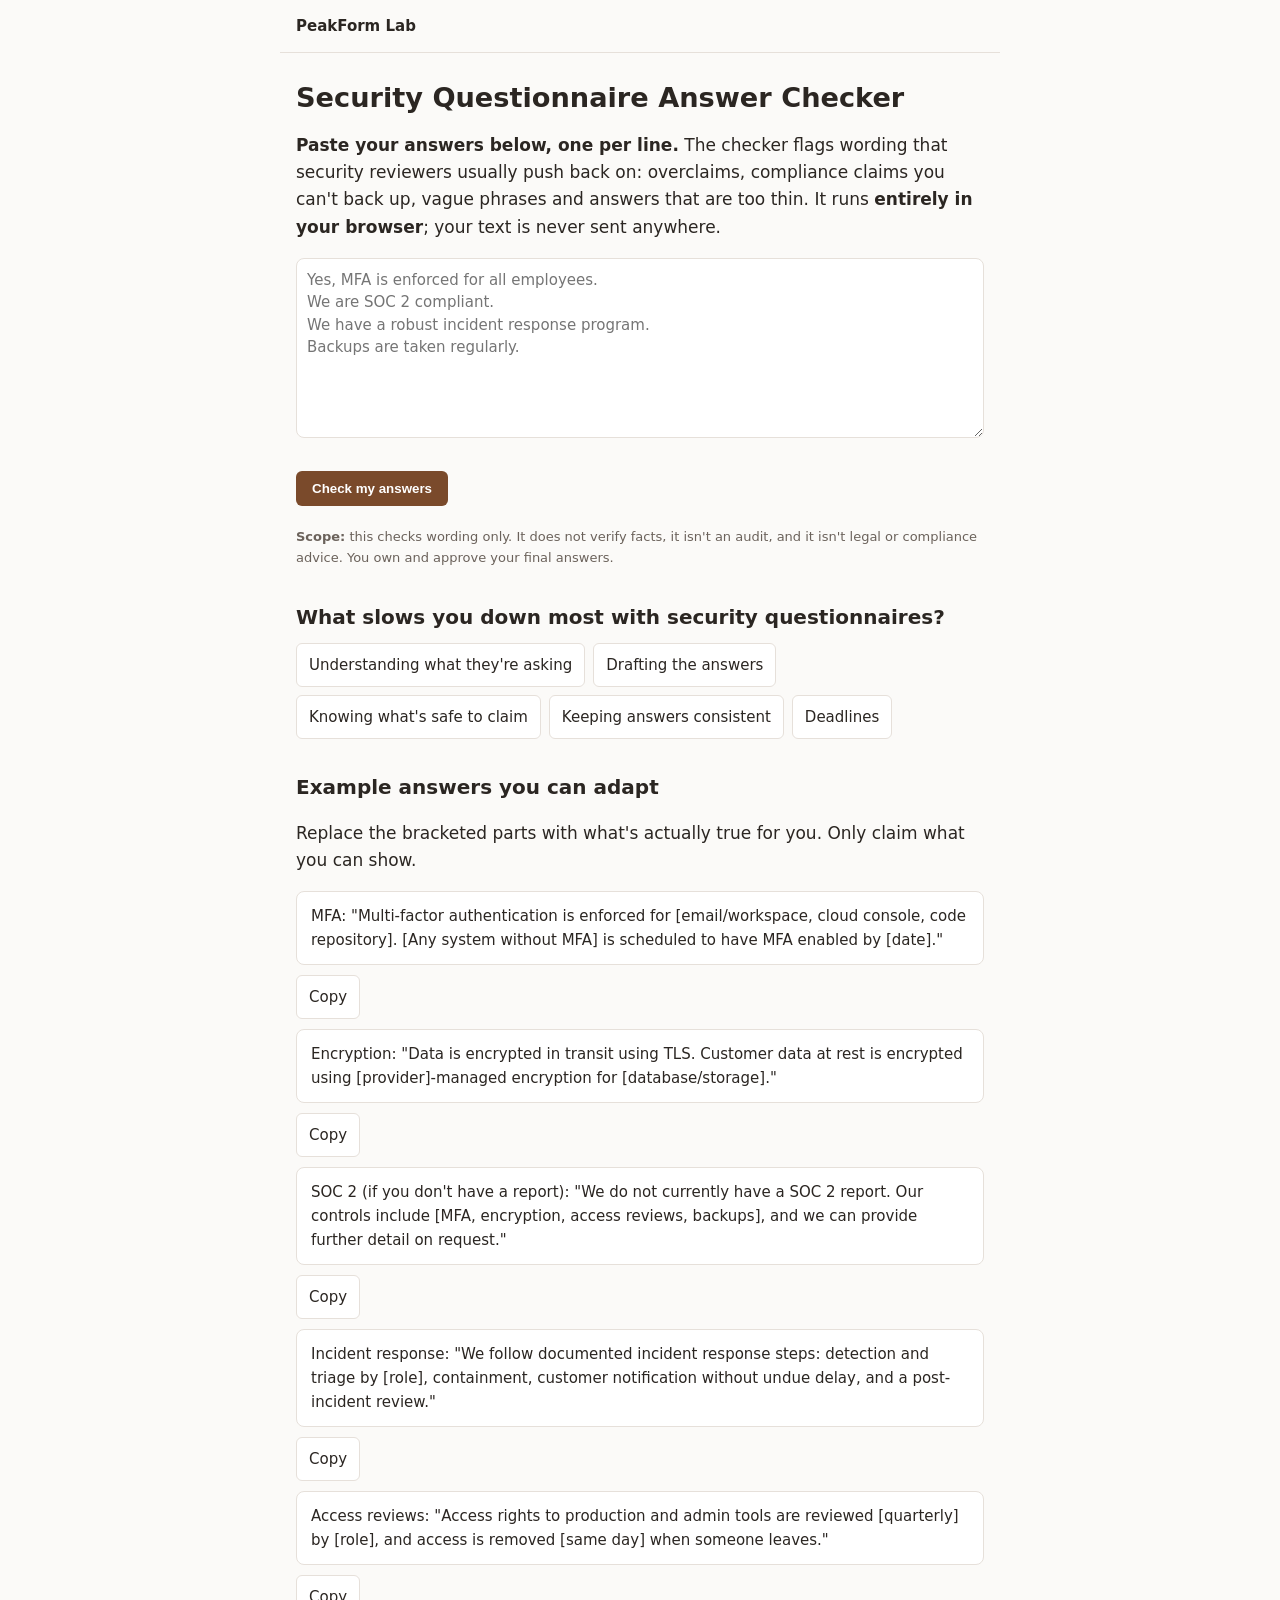
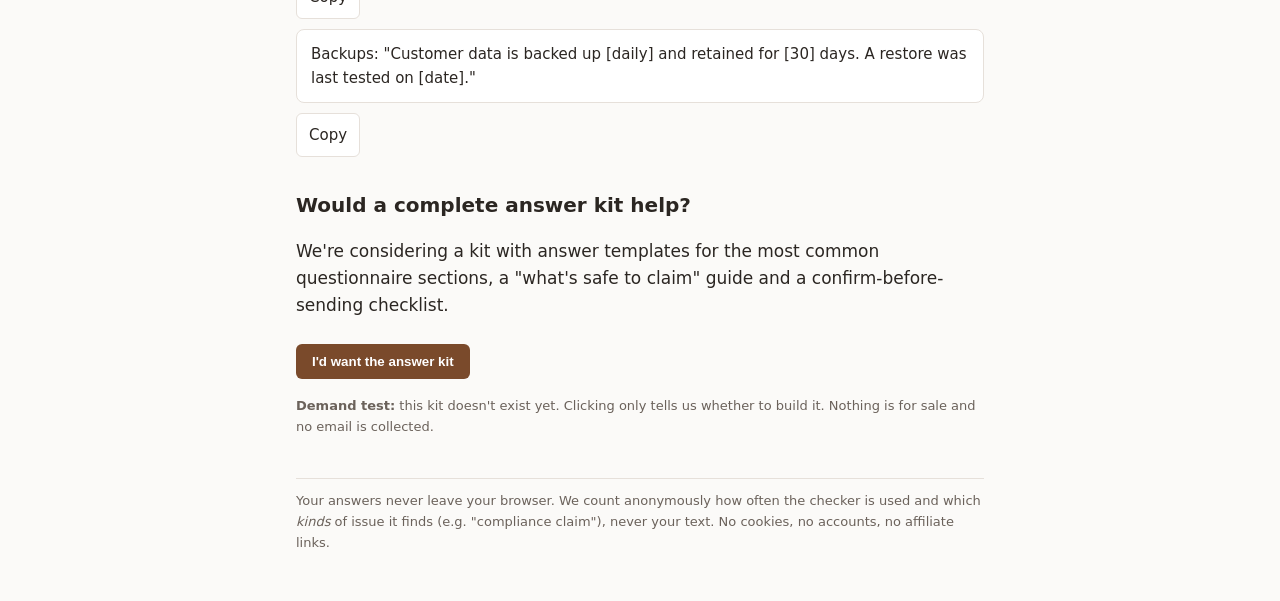
<file: lab/security-questionnaire-answer-checker.html>
<!doctype html>
<html lang="en">
<head>
<meta charset="utf-8">
<meta name="viewport" content="width=device-width, initial-scale=1">
<title>Security Questionnaire Answer Checker (Free, Runs in Your Browser) + Example Answers</title>
<meta name="description" content="Paste your vendor security questionnaire answers and get instant flags for overclaims, compliance claims, vague wording and thin answers, plus example answers you can adapt. Runs entirely in your browser.">
<link rel="stylesheet" href="style.css">
<style>textarea{width:100%;min-height:180px;font:15px/1.5 system-ui,sans-serif;padding:10px;border:1px solid var(--line);border-radius:8px;background:var(--panel);color:var(--fg)} .res{margin:6px 0;padding:8px 10px;border:1px solid var(--line);border-radius:6px;background:var(--panel)} .fl{display:block;font-size:14px;margin-top:3px} .ok{color:#1d7a3e}</style>
</head>
<body>
<nav><span class="brand" style="font-weight:700">PeakForm Lab</span></nav>
<main class="wrap">
<h1>Security Questionnaire Answer Checker</h1>
<p><strong>Paste your answers below, one per line.</strong> The checker flags wording that security reviewers usually push back on: overclaims, compliance claims you can't back up, vague phrases and answers that are too thin. It runs <strong>entirely in your browser</strong>; your text is never sent anywhere.</p>
<textarea id="in" placeholder="Yes, MFA is enforced for all employees.
We are SOC 2 compliant.
We have a robust incident response program.
Backups are taken regularly."></textarea>
<p><button class="cta" id="run" style="border:0;cursor:pointer">Check my answers</button></p>
<div id="out"></div>
<p class="test"><strong>Scope:</strong> this checks wording only. It does not verify facts, it isn't an audit, and it isn't legal or compliance advice. You own and approve your final answers.</p>

<h2>What slows you down most with security questionnaires?</h2>
<div class="opts" id="aware">
<button class="opt" data-a="understanding">Understanding what they're asking</button>
<button class="opt" data-a="drafting">Drafting the answers</button>
<button class="opt" data-a="safe-to-claim">Knowing what's safe to claim</button>
<button class="opt" data-a="consistency">Keeping answers consistent</button>
<button class="opt" data-a="deadlines">Deadlines</button>
</div>
<p class="test hidden" id="aware-thanks">Thanks, noted.</p>

<h2>Example answers you can adapt</h2>
<p>Replace the bracketed parts with what's actually true for you. Only claim what you can show.</p>
<div class="prompt" id="e1">MFA: "Multi-factor authentication is enforced for [email/workspace, cloud console, code repository]. [Any system without MFA] is scheduled to have MFA enabled by [date]."</div><button class="opt" data-copy="1">Copy</button>
<div class="prompt" id="e2">Encryption: "Data is encrypted in transit using TLS. Customer data at rest is encrypted using [provider]-managed encryption for [database/storage]."</div><button class="opt" data-copy="2">Copy</button>
<div class="prompt" id="e3">SOC 2 (if you don't have a report): "We do not currently have a SOC 2 report. Our controls include [MFA, encryption, access reviews, backups], and we can provide further detail on request."</div><button class="opt" data-copy="3">Copy</button>
<div class="prompt" id="e4">Incident response: "We follow documented incident response steps: detection and triage by [role], containment, customer notification without undue delay, and a post-incident review."</div><button class="opt" data-copy="4">Copy</button>
<div class="prompt" id="e5">Access reviews: "Access rights to production and admin tools are reviewed [quarterly] by [role], and access is removed [same day] when someone leaves."</div><button class="opt" data-copy="5">Copy</button>
<div class="prompt" id="e6">Backups: "Customer data is backed up [daily] and retained for [30] days. A restore was last tested on [date]."</div><button class="opt" data-copy="6">Copy</button>

<h2>Would a complete answer kit help?</h2>
<p>We're considering a kit with answer templates for the most common questionnaire sections, a "what's safe to claim" guide and a confirm-before-sending checklist.</p>
<button class="cta" id="kit" style="border:0;cursor:pointer">I'd want the answer kit</button>
<p class="test"><strong>Demand test:</strong> this kit doesn't exist yet. Clicking only tells us whether to build it. Nothing is for sale and no email is collected.</p>
<div class="hidden" id="price">
<p><strong>One more click:</strong> what would it be worth to you? (No payment. This only helps us decide.)</p>
<div class="opts"><button class="opt" data-price="0">$0: only if free</button><button class="opt" data-price="29">$29</button><button class="opt" data-price="49">$49</button><button class="opt" data-price="79">$79 or more</button></div>
<p class="test hidden" id="price-thanks">Noted. Thank you.</p>
</div>

<footer>Your answers never leave your browser. We count anonymously how often the checker is used and which <em>kinds</em> of issue it finds (e.g. "compliance claim"), never your text. No cookies, no accounts, no affiliate links.</footer>
</main>
<script src="track.js"></script>
<script>
(function () {
  function once(k) { try { if (sessionStorage.getItem('e-' + k)) return false; sessionStorage.setItem('e-' + k, '1'); } catch (e) {} return true; }
  function hit(k) { if (window.pfcHit && once(k)) window.pfcHit(k); }   // fixed event names only
  var RULES = [
    { id: 'absolute', re: /\b(all|always|every|never|100%|fully|completely|continuous(ly)?|24\/7|guarantee[ds]?)\b/i, msg: 'Absolute wording. Reviewers test it. Scope it to exactly what is true (which systems, which people).' },
    { id: 'compliance', re: /\b(compliant|compliance|certified|certification|audited|soc ?2|iso ?27001|hipaa|pci(-dss)?)\b/i, msg: 'Compliance or certification claim. Only say this if you can share the report or certificate; otherwise describe your actual controls.' },
    { id: 'vague', re: /\b(robust|comprehensive|industry[- ]standard|best practices?|state[- ]of[- ]the[- ]art|regularly|periodically|as needed|appropriate|strong)\b/i, msg: 'Vague wording invites follow-up questions. Say who does what, and how often.' },
    { id: 'frequency', re: /\b(annual(ly)?|quarterly|monthly|weekly|daily)\b/i, msg: 'Frequency claim. Confirm it really happens that often and that you have a record (date, owner).' }
  ];
  function esc(s) { return s.replace(/[&<>"]/g, function (c) { return { '&': '&amp;', '<': '&lt;', '>': '&gt;', '"': '&quot;' }[c]; }); }
  document.getElementById('run').addEventListener('click', function () {
    var lines = document.getElementById('in').value.split('\n').map(function (l) { return l.trim(); }).filter(Boolean);
    var html = '', any = false; hit('v1-run');
    lines.forEach(function (l, i) {
      var flags = [];
      RULES.forEach(function (r) { if (r.re.test(l)) { flags.push(r); hit('v1-flag-' + r.id); } });
      if (l.split(/\s+/).length <= 3) { flags.push({ id: 'thin', msg: 'Very short. Most reviewers expect one sentence on how, not just "Yes".' }); hit('v1-flag-thin'); }
      any = any || flags.length > 0;
      html += '<div class="res"><strong>' + (i + 1) + '.</strong> ' + esc(l) + (flags.length ? flags.map(function (f) { return '<span class="fl">⚠️ ' + f.msg + '</span>'; }).join('') : '<span class="fl ok">✓ No wording issues found (facts not checked)</span>') + '</div>';
    });
    if (!lines.length) html = '<p class="test">Paste at least one answer first.</p>';
    if (lines.length && !any) hit('v1-flag-none');
    document.getElementById('out').innerHTML = html;
  });
  document.querySelectorAll('[data-a]').forEach(function (b) { b.addEventListener('click', function () {
    document.querySelectorAll('[data-a]').forEach(function (x) { x.classList.remove('on'); }); b.classList.add('on');
    hit('v1-aware-any'); hit('v1-aware-' + b.getAttribute('data-a')); document.getElementById('aware-thanks').classList.remove('hidden'); }); });
  document.querySelectorAll('[data-copy]').forEach(function (b) { b.addEventListener('click', function () {
    var t = document.getElementById('e' + b.getAttribute('data-copy')).innerText; try { navigator.clipboard.writeText(t); } catch (e) {}
    b.textContent = 'Copied'; hit('v1-copy-any'); }); });
  document.getElementById('kit').addEventListener('click', function () { hit('v1-kit-interest'); document.getElementById('price').classList.remove('hidden'); });
  document.querySelectorAll('[data-price]').forEach(function (b) { b.addEventListener('click', function () {
    document.querySelectorAll('[data-price]').forEach(function (x) { x.classList.remove('on'); }); b.classList.add('on');
    hit('v1-price-' + b.getAttribute('data-price')); document.getElementById('price-thanks').classList.remove('hidden'); }); });
})();
</script>
</body>
</html>
</file>
<file: style.css>
:root { --bg: #fbfaf8; --fg: #2b2622; --muted: #6b625b; --accent: #7a4a2b; --line: #e6e0da; --panel: #ffffff; }
@media (prefers-color-scheme: dark) { :root { --bg: #1c1917; --fg: #ece7e2; --muted: #b3aaa2; --accent: #d9a27a; --line: #3a3430; --panel: #252120; } }
* { box-sizing: border-box; }
body { margin: 0; background: var(--bg); color: var(--fg); font: 17px/1.6 system-ui, -apple-system, "Segoe UI", sans-serif; }
.wrap { max-width: 720px; margin: 0 auto; padding: 0 16px 48px; }
nav { display: flex; flex-wrap: wrap; gap: 6px 16px; padding: 14px 16px; border-bottom: 1px solid var(--line); max-width: 720px; margin: 0 auto; font-size: 15px; }
nav a { color: var(--fg); text-decoration: none; }
nav a.brand { font-weight: 700; margin-right: auto; }
h1 { font-size: 1.7rem; line-height: 1.25; margin: 28px 0 12px; }
h2 { font-size: 1.25rem; margin: 32px 0 8px; }
.disclosure { background: var(--panel); border: 1px solid var(--line); border-left: 4px solid var(--accent); padding: 10px 14px; font-size: 14px; color: var(--muted); border-radius: 6px; }
.pick { background: var(--panel); border: 1px solid var(--line); border-radius: 8px; padding: 12px 14px; margin: 12px 0; }
.cta { display: inline-block; margin: 8px 0 4px; padding: 10px 16px; background: var(--accent); color: #fff; border-radius: 6px; text-decoration: none; font-weight: 600; }
@media (prefers-color-scheme: dark) { .cta { color: #1c1917; } }
ul { padding-left: 1.2em; }
li { margin: 4px 0; }
.updated, footer { font-size: 13px; color: var(--muted); }
footer { border-top: 1px solid var(--line); margin-top: 40px; padding-top: 12px; }
a { color: var(--accent); }
</file>
<file: lab/style.css>
:root { --bg: #fbfaf8; --fg: #2b2622; --muted: #6b625b; --accent: #7a4a2b; --line: #e6e0da; --panel: #ffffff; }
@media (prefers-color-scheme: dark) { :root { --bg: #1c1917; --fg: #ece7e2; --muted: #b3aaa2; --accent: #d9a27a; --line: #3a3430; --panel: #252120; } }
* { box-sizing: border-box; }
body { margin: 0; background: var(--bg); color: var(--fg); font: 17px/1.6 system-ui, -apple-system, "Segoe UI", sans-serif; }
.wrap { max-width: 720px; margin: 0 auto; padding: 0 16px 48px; }
nav { display: flex; flex-wrap: wrap; gap: 6px 16px; padding: 14px 16px; border-bottom: 1px solid var(--line); max-width: 720px; margin: 0 auto; font-size: 15px; }
nav a { color: var(--fg); text-decoration: none; }
nav a.brand { font-weight: 700; margin-right: auto; }
h1 { font-size: 1.7rem; line-height: 1.25; margin: 28px 0 12px; }
h2 { font-size: 1.25rem; margin: 32px 0 8px; }
.disclosure { background: var(--panel); border: 1px solid var(--line); border-left: 4px solid var(--accent); padding: 10px 14px; font-size: 14px; color: var(--muted); border-radius: 6px; }
.pick { background: var(--panel); border: 1px solid var(--line); border-radius: 8px; padding: 12px 14px; margin: 12px 0; }
.cta { display: inline-block; margin: 8px 0 4px; padding: 10px 16px; background: var(--accent); color: #fff; border-radius: 6px; text-decoration: none; font-weight: 600; }
@media (prefers-color-scheme: dark) { .cta { color: #1c1917; } }
ul { padding-left: 1.2em; }
li { margin: 4px 0; }
.updated, footer { font-size: 13px; color: var(--muted); }
footer { border-top: 1px solid var(--line); margin-top: 40px; padding-top: 12px; }
a { color: var(--accent); }
.opts { display: flex; flex-wrap: wrap; gap: 8px; margin: 10px 0; }
.opt { padding: 9px 12px; border: 1px solid var(--line); border-radius: 6px; background: var(--panel); color: var(--fg); font: inherit; font-size: 15px; cursor: pointer; }
.opt.on { border-color: var(--accent); outline: 2px solid var(--accent); }
.prompt { background: var(--panel); border: 1px solid var(--line); border-radius: 8px; padding: 12px 14px; margin: 10px 0; white-space: pre-wrap; font-size: 15px; }
.test { font-size: 13px; color: var(--muted); }
.hidden { display: none; }
</file>
